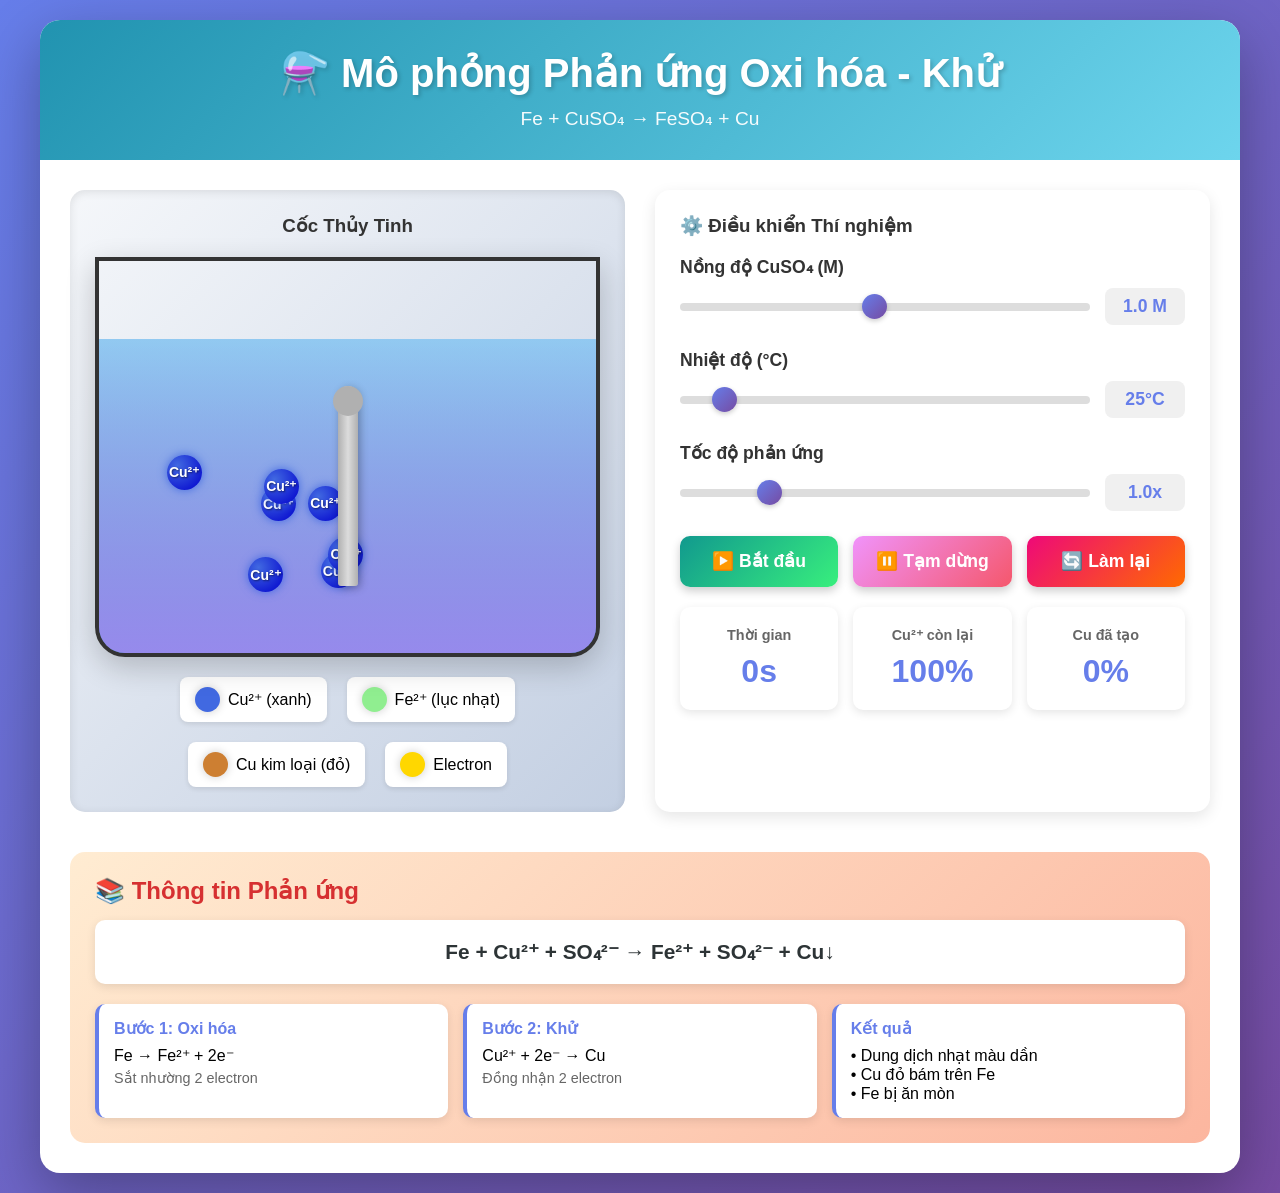
<file: test.html>
<!-- @format -->

<!DOCTYPE html>
<html lang="vi">
  <head>
    <meta charset="UTF-8" />
    <meta name="viewport" content="width=device-width, initial-scale=1.0" />
    <title>Mô phỏng Phản ứng Oxi hóa - Khử</title>
    <style>
      * {
        margin: 0;
        padding: 0;
        box-sizing: border-box;
      }

      body {
        font-family: "Segoe UI", Tahoma, Geneva, Verdana, sans-serif;
        background: linear-gradient(135deg, #667eea 0%, #764ba2 100%);
        min-height: 100vh;
        padding: 20px;
      }

      .container {
        max-width: 1200px;
        margin: 0 auto;
        background: white;
        border-radius: 20px;
        box-shadow: 0 20px 60px rgba(0, 0, 0, 0.3);
        overflow: hidden;
      }

      .header {
        background: linear-gradient(135deg, #2193b0 0%, #6dd5ed 100%);
        color: white;
        padding: 30px;
        text-align: center;
      }

      .header h1 {
        font-size: 2.5em;
        margin-bottom: 10px;
        text-shadow: 2px 2px 4px rgba(0, 0, 0, 0.2);
      }

      .header p {
        font-size: 1.2em;
        opacity: 0.95;
      }

      .main-content {
        display: grid;
        grid-template-columns: 1fr 1fr;
        gap: 30px;
        padding: 30px;
      }

      .simulation-area {
        background: linear-gradient(135deg, #f5f7fa 0%, #c3cfe2 100%);
        border-radius: 15px;
        padding: 25px;
        box-shadow: inset 0 2px 10px rgba(0, 0, 0, 0.1);
      }

      .beaker {
        position: relative;
        width: 100%;
        height: 400px;
        background: linear-gradient(
          to bottom,
          transparent 0%,
          transparent 20%,
          #87ceeb 20%,
          #4682b4 100%
        );
        border: 4px solid #333;
        border-radius: 0 0 30px 30px;
        margin: 20px 0;
        overflow: hidden;
        box-shadow: 0 10px 30px rgba(0, 0, 0, 0.2);
      }

      .solution {
        position: absolute;
        bottom: 0;
        width: 100%;
        height: 80%;
        transition: background-color 0.5s ease;
        display: flex;
        align-items: center;
        justify-content: center;
        overflow: hidden;
      }

      .iron-nail {
        position: absolute;
        left: 50%;
        transform: translateX(-50%);
        width: 20px;
        height: 200px;
        background: linear-gradient(
          90deg,
          #b0b0b0 0%,
          #dcdcdc 50%,
          #b0b0b0 100%
        );
        border-radius: 10px 10px 3px 3px;
        top: 15%;
        z-index: 10;
        box-shadow: 2px 2px 8px rgba(0, 0, 0, 0.3);
        transition: background 1s ease;
      }

      .iron-nail::before {
        content: "";
        position: absolute;
        top: 0;
        left: 50%;
        transform: translateX(-50%);
        width: 30px;
        height: 30px;
        background: #b0b0b0;
        border-radius: 50%;
      }

      .electron {
        position: absolute;
        width: 12px;
        height: 12px;
        background: #ffd700;
        border-radius: 50%;
        box-shadow: 0 0 15px #ffd700, 0 0 30px #ffd700;
        animation: float 2s infinite ease-in-out;
      }

      @keyframes float {
        0%,
        100% {
          transform: translateY(0px);
        }
        50% {
          transform: translateY(-20px);
        }
      }

      .ion {
        position: absolute;
        border-radius: 50%;
        font-size: 14px;
        font-weight: bold;
        color: white;
        display: flex;
        align-items: center;
        justify-content: center;
        text-shadow: 1px 1px 2px rgba(0, 0, 0, 0.5);
        animation: drift 4s infinite ease-in-out;
      }

      @keyframes drift {
        0%,
        100% {
          transform: translate(0, 0);
        }
        25% {
          transform: translate(10px, -10px);
        }
        50% {
          transform: translate(-5px, 10px);
        }
        75% {
          transform: translate(-10px, -5px);
        }
      }

      .cu-ion {
        width: 35px;
        height: 35px;
        background: radial-gradient(circle at 30% 30%, #4169e1, #0000cd);
        box-shadow: 0 0 10px #4169e1;
      }

      .fe-ion {
        width: 30px;
        height: 30px;
        background: radial-gradient(circle at 30% 30%, #90ee90, #228b22);
        box-shadow: 0 0 10px #90ee90;
      }

      .cu-deposit {
        position: absolute;
        background: radial-gradient(circle at 30% 30%, #cd7f32, #8b4513);
        border-radius: 50%;
        animation: deposit 2s ease-out forwards;
      }

      @keyframes deposit {
        from {
          opacity: 0;
          transform: scale(0);
        }
        to {
          opacity: 1;
          transform: scale(1);
        }
      }

      .controls {
        background: white;
        border-radius: 15px;
        padding: 25px;
        box-shadow: 0 5px 15px rgba(0, 0, 0, 0.1);
      }

      .control-group {
        margin-bottom: 25px;
      }

      .control-group label {
        display: block;
        font-weight: 600;
        margin-bottom: 10px;
        color: #333;
        font-size: 1.1em;
      }

      .slider-container {
        display: flex;
        align-items: center;
        gap: 15px;
      }

      input[type="range"] {
        flex: 1;
        height: 8px;
        border-radius: 5px;
        background: #ddd;
        outline: none;
        -webkit-appearance: none;
      }

      input[type="range"]::-webkit-slider-thumb {
        -webkit-appearance: none;
        appearance: none;
        width: 25px;
        height: 25px;
        border-radius: 50%;
        background: linear-gradient(135deg, #667eea 0%, #764ba2 100%);
        cursor: pointer;
        box-shadow: 0 2px 5px rgba(0, 0, 0, 0.2);
      }

      input[type="range"]::-moz-range-thumb {
        width: 25px;
        height: 25px;
        border-radius: 50%;
        background: linear-gradient(135deg, #667eea 0%, #764ba2 100%);
        cursor: pointer;
        box-shadow: 0 2px 5px rgba(0, 0, 0, 0.2);
        border: none;
      }

      .value-display {
        min-width: 80px;
        text-align: center;
        font-weight: 600;
        font-size: 1.1em;
        color: #667eea;
        background: #f0f0f0;
        padding: 8px 15px;
        border-radius: 8px;
      }

      .button-group {
        display: flex;
        gap: 15px;
        margin-top: 20px;
      }

      button {
        flex: 1;
        padding: 15px;
        border: none;
        border-radius: 10px;
        font-size: 1.1em;
        font-weight: 600;
        cursor: pointer;
        transition: all 0.3s ease;
        box-shadow: 0 4px 10px rgba(0, 0, 0, 0.2);
      }

      .start-btn {
        background: linear-gradient(135deg, #11998e 0%, #38ef7d 100%);
        color: white;
      }

      .start-btn:hover {
        transform: translateY(-2px);
        box-shadow: 0 6px 15px rgba(0, 0, 0, 0.3);
      }

      .reset-btn {
        background: linear-gradient(135deg, #ee0979 0%, #ff6a00 100%);
        color: white;
      }

      .reset-btn:hover {
        transform: translateY(-2px);
        box-shadow: 0 6px 15px rgba(0, 0, 0, 0.3);
      }

      .pause-btn {
        background: linear-gradient(135deg, #f093fb 0%, #f5576c 100%);
        color: white;
      }

      .pause-btn:hover {
        transform: translateY(-2px);
        box-shadow: 0 6px 15px rgba(0, 0, 0, 0.3);
      }

      .info-panel {
        grid-column: 1 / -1;
        background: linear-gradient(135deg, #ffecd2 0%, #fcb69f 100%);
        border-radius: 15px;
        padding: 25px;
        margin-top: 10px;
      }

      .info-panel h3 {
        color: #d63031;
        margin-bottom: 15px;
        font-size: 1.5em;
      }

      .equation {
        background: white;
        padding: 20px;
        border-radius: 10px;
        margin: 15px 0;
        font-size: 1.3em;
        text-align: center;
        font-weight: 600;
        color: #2d3436;
        box-shadow: 0 3px 10px rgba(0, 0, 0, 0.1);
      }

      .steps {
        display: grid;
        grid-template-columns: repeat(auto-fit, minmax(250px, 1fr));
        gap: 15px;
        margin-top: 20px;
      }

      .step {
        background: white;
        padding: 15px;
        border-radius: 10px;
        border-left: 4px solid #667eea;
        box-shadow: 0 3px 10px rgba(0, 0, 0, 0.1);
      }

      .step h4 {
        color: #667eea;
        margin-bottom: 8px;
      }

      .stats {
        display: grid;
        grid-template-columns: repeat(3, 1fr);
        gap: 15px;
        margin-top: 20px;
      }

      .stat-card {
        background: white;
        padding: 20px;
        border-radius: 10px;
        text-align: center;
        box-shadow: 0 3px 10px rgba(0, 0, 0, 0.1);
      }

      .stat-card h4 {
        color: #666;
        font-size: 0.9em;
        margin-bottom: 10px;
      }

      .stat-card .value {
        font-size: 2em;
        font-weight: bold;
        color: #667eea;
      }

      .legend {
        display: flex;
        gap: 20px;
        margin-top: 15px;
        flex-wrap: wrap;
        justify-content: center;
      }

      .legend-item {
        display: flex;
        align-items: center;
        gap: 8px;
        background: white;
        padding: 10px 15px;
        border-radius: 8px;
        box-shadow: 0 2px 5px rgba(0, 0, 0, 0.1);
      }

      .legend-color {
        width: 25px;
        height: 25px;
        border-radius: 50%;
        box-shadow: 0 0 10px rgba(0, 0, 0, 0.2);
      }

      @media (max-width: 768px) {
        .main-content {
          grid-template-columns: 1fr;
        }

        .stats {
          grid-template-columns: 1fr;
        }
      }
    </style>
  </head>
  <body>
    <div class="container">
      <div class="header">
        <h1>⚗️ Mô phỏng Phản ứng Oxi hóa - Khử</h1>
        <p>Fe + CuSO₄ → FeSO₄ + Cu</p>
      </div>

      <div class="main-content">
        <div class="simulation-area">
          <h3 style="text-align: center; color: #333; margin-bottom: 15px">
            Cốc Thủy Tinh
          </h3>
          <div class="beaker">
            <div class="solution" id="solution">
              <div class="iron-nail" id="ironNail"></div>
            </div>
          </div>
          <div class="legend">
            <div class="legend-item">
              <div class="legend-color" style="background: #4169e1"></div>
              <span>Cu²⁺ (xanh)</span>
            </div>
            <div class="legend-item">
              <div class="legend-color" style="background: #90ee90"></div>
              <span>Fe²⁺ (lục nhạt)</span>
            </div>
            <div class="legend-item">
              <div class="legend-color" style="background: #cd7f32"></div>
              <span>Cu kim loại (đỏ)</span>
            </div>
            <div class="legend-item">
              <div class="legend-color" style="background: #ffd700"></div>
              <span>Electron</span>
            </div>
          </div>
        </div>

        <div class="controls">
          <h3 style="margin-bottom: 20px; color: #333">
            ⚙️ Điều khiển Thí nghiệm
          </h3>

          <div class="control-group">
            <label>Nồng độ CuSO₄ (M)</label>
            <div class="slider-container">
              <input
                type="range"
                id="concentration"
                min="0.1"
                max="2"
                step="0.1"
                value="1" />
              <span class="value-display" id="concValue">1.0 M</span>
            </div>
          </div>

          <div class="control-group">
            <label>Nhiệt độ (°C)</label>
            <div class="slider-container">
              <input
                type="range"
                id="temperature"
                min="20"
                max="80"
                step="5"
                value="25" />
              <span class="value-display" id="tempValue">25°C</span>
            </div>
          </div>

          <div class="control-group">
            <label>Tốc độ phản ứng</label>
            <div class="slider-container">
              <input
                type="range"
                id="speed"
                min="0.5"
                max="3"
                step="0.5"
                value="1" />
              <span class="value-display" id="speedValue">1.0x</span>
            </div>
          </div>

          <div class="button-group">
            <button class="start-btn" onclick="startReaction()">
              ▶️ Bắt đầu
            </button>
            <button class="pause-btn" onclick="pauseReaction()">
              ⏸️ Tạm dừng
            </button>
            <button class="reset-btn" onclick="resetReaction()">
              🔄 Làm lại
            </button>
          </div>

          <div class="stats">
            <div class="stat-card">
              <h4>Thời gian</h4>
              <div class="value" id="timeValue">0s</div>
            </div>
            <div class="stat-card">
              <h4>Cu²⁺ còn lại</h4>
              <div class="value" id="cuIons">100%</div>
            </div>
            <div class="stat-card">
              <h4>Cu đã tạo</h4>
              <div class="value" id="cuDeposit">0%</div>
            </div>
          </div>
        </div>

        <div class="info-panel">
          <h3>📚 Thông tin Phản ứng</h3>
          <div class="equation">Fe + Cu²⁺ + SO₄²⁻ → Fe²⁺ + SO₄²⁻ + Cu↓</div>
          <div class="steps">
            <div class="step">
              <h4>Bước 1: Oxi hóa</h4>
              <p>Fe → Fe²⁺ + 2e⁻</p>
              <p style="font-size: 0.9em; color: #666; margin-top: 5px">
                Sắt nhường 2 electron
              </p>
            </div>
            <div class="step">
              <h4>Bước 2: Khử</h4>
              <p>Cu²⁺ + 2e⁻ → Cu</p>
              <p style="font-size: 0.9em; color: #666; margin-top: 5px">
                Đồng nhận 2 electron
              </p>
            </div>
            <div class="step">
              <h4>Kết quả</h4>
              <p>• Dung dịch nhạt màu dần</p>
              <p>• Cu đỏ bám trên Fe</p>
              <p>• Fe bị ăn mòn</p>
            </div>
          </div>
        </div>
      </div>
    </div>

    <script>
      let animationInterval;
      let isPaused = false;
      let elapsedTime = 0;
      let cuPercentage = 100;
      let cuDepositPercentage = 0;
      let electronCount = 0;
      let ionCount = 0;

      const solution = document.getElementById("solution");
      const ironNail = document.getElementById("ironNail");
      const concSlider = document.getElementById("concentration");
      const tempSlider = document.getElementById("temperature");
      const speedSlider = document.getElementById("speed");

      // Cập nhật giá trị hiển thị
      concSlider.oninput = function () {
        document.getElementById("concValue").textContent = this.value + " M";
        updateSolutionColor();
      };

      tempSlider.oninput = function () {
        document.getElementById("tempValue").textContent = this.value + "°C";
      };

      speedSlider.oninput = function () {
        document.getElementById("speedValue").textContent = this.value + "x";
      };

      function updateSolutionColor() {
        const conc = parseFloat(concSlider.value);
        const progress = cuPercentage / 100;

        // Tính màu dựa trên nồng độ Cu²⁺ còn lại
        const blueIntensity = Math.floor(70 + progress * conc * 100);
        const greenIntensity = Math.floor(140 + (1 - progress) * 100);

        solution.style.background = `linear-gradient(to bottom, 
                rgba(${blueIntensity}, ${greenIntensity + 50}, ${
          blueIntensity + 100
        }, 0.3) 0%, 
                rgba(${blueIntensity}, ${greenIntensity}, ${
          blueIntensity + 80
        }, 0.8) 100%)`;

        // Cập nhật màu đinh sắt (từ xám sang nâu do ăn mòn)
        const corrosion = 1 - progress;
        ironNail.style.background = `linear-gradient(90deg, 
                rgb(${176 - corrosion * 50}, ${176 - corrosion * 50}, ${
          176 - corrosion * 50
        }) 0%, 
                rgb(${220 - corrosion * 80}, ${220 - corrosion * 100}, ${
          220 - corrosion * 120
        }) 50%, 
                rgb(${176 - corrosion * 50}, ${176 - corrosion * 50}, ${
          176 - corrosion * 50
        }) 100%)`;
      }

      function createElectron() {
        if (electronCount >= 20) return; // Giới hạn số electron

        const electron = document.createElement("div");
        electron.className = "electron";

        // Vị trí bắt đầu từ đinh sắt
        const startX = 50;
        const startY = 30 + Math.random() * 40;
        electron.style.left = startX + "%";
        electron.style.top = startY + "%";

        solution.appendChild(electron);
        electronCount++;

        // Di chuyển electron
        let x = startX;
        let y = startY;
        const targetX = Math.random() * 80 + 10;
        const targetY = Math.random() * 60 + 20;
        const speed = parseFloat(speedSlider.value);

        const moveInterval = setInterval(() => {
          if (isPaused) return;

          x += (targetX - x) * 0.05 * speed;
          y += (targetY - y) * 0.05 * speed;
          electron.style.left = x + "%";
          electron.style.top = y + "%";

          if (Math.abs(x - targetX) < 1 && Math.abs(y - targetY) < 1) {
            clearInterval(moveInterval);
            electron.remove();
            electronCount--;
            createCuDeposit(targetX, targetY);
          }
        }, 50);
      }

      function createIon(type) {
        if (ionCount >= 50) {
          // Giới hạn số ion
          // Xóa ion cũ
          const oldIons = solution.querySelectorAll(".ion");
          if (oldIons.length > 0) {
            oldIons[0].remove();
            ionCount--;
          }
        }

        const ion = document.createElement("div");
        ion.className = `ion ${type}-ion`;
        ion.textContent = type === "cu" ? "Cu²⁺" : "Fe²⁺";

        ion.style.left = Math.random() * 80 + 10 + "%";
        ion.style.top = Math.random() * 60 + 20 + "%";
        ion.style.animationDelay = Math.random() * 2 + "s";

        solution.appendChild(ion);
        ionCount++;

        // Xóa ion sau một thời gian
        setTimeout(() => {
          if (ion.parentNode) {
            ion.remove();
            ionCount--;
          }
        }, 8000);
      }

      function createCuDeposit(x, y) {
        const deposit = document.createElement("div");
        deposit.className = "cu-deposit";

        const size = 5 + Math.random() * 10;
        deposit.style.width = size + "px";
        deposit.style.height = size + "px";
        deposit.style.left = 48 + Math.random() * 4 + "%";
        deposit.style.top = 30 + Math.random() * 50 + "%";

        solution.appendChild(deposit);
      }

      function startReaction() {
        if (animationInterval) return;

        isPaused = false;
        const speed = parseFloat(speedSlider.value);
        const temp = parseFloat(tempSlider.value);
        const conc = parseFloat(concSlider.value);

        // Tốc độ phản ứng phụ thuộc vào nhiệt độ và nồng độ
        const reactionRate = speed * (1 + (temp - 25) / 100) * conc;

        animationInterval = setInterval(() => {
          if (isPaused) return;

          elapsedTime += 0.1;
          document.getElementById("timeValue").textContent =
            elapsedTime.toFixed(1) + "s";

          // Giảm Cu²⁺ và tăng Cu kim loại
          if (cuPercentage > 0) {
            cuPercentage -= 0.5 * reactionRate;
            cuDepositPercentage += 0.5 * reactionRate;

            if (cuPercentage < 0) cuPercentage = 0;
            if (cuDepositPercentage > 100) cuDepositPercentage = 100;

            document.getElementById("cuIons").textContent =
              cuPercentage.toFixed(1) + "%";
            document.getElementById("cuDeposit").textContent =
              cuDepositPercentage.toFixed(1) + "%";

            updateSolutionColor();

            // Tạo hiệu ứng ngẫu nhiên
            if (Math.random() < 0.3 * reactionRate) {
              createElectron();
            }

            if (Math.random() < 0.2 * reactionRate) {
              createIon("cu");
            }

            if (Math.random() < 0.15 * reactionRate) {
              createIon("fe");
            }
          } else {
            clearInterval(animationInterval);
            animationInterval = null;
            alert(
              "Phản ứng hoàn tất! Tất cả Cu²⁺ đã được khử thành Cu kim loại."
            );
          }
        }, 100);
      }

      function pauseReaction() {
        isPaused = !isPaused;
        document.querySelector(".pause-btn").textContent = isPaused
          ? "▶️ Tiếp tục"
          : "⏸️ Tạm dừng";
      }

      function resetReaction() {
        if (animationInterval) {
          clearInterval(animationInterval);
          animationInterval = null;
        }

        isPaused = false;
        elapsedTime = 0;
        cuPercentage = 100;
        cuDepositPercentage = 0;
        electronCount = 0;
        ionCount = 0;

        document.getElementById("timeValue").textContent = "0s";
        document.getElementById("cuIons").textContent = "100%";
        document.getElementById("cuDeposit").textContent = "0%";
        document.querySelector(".pause-btn").textContent = "⏸️ Tạm dừng";

        // Xóa tất cả các hiệu ứng
        solution
          .querySelectorAll(".electron, .ion, .cu-deposit")
          .forEach((el) => el.remove());

        // Reset màu sắc
        updateSolutionColor();
        ironNail.style.background =
          "linear-gradient(90deg, #B0B0B0 0%, #DCDCDC 50%, #B0B0B0 100%)";
      }

      // Khởi tạo màu ban đầu
      updateSolutionColor();

      // Tạo một số ion Cu²⁺ ban đầu
      for (let i = 0; i < 15; i++) {
        setTimeout(() => createIon("cu"), i * 200);
      }
    </script>
  </body>
</html>
</file>
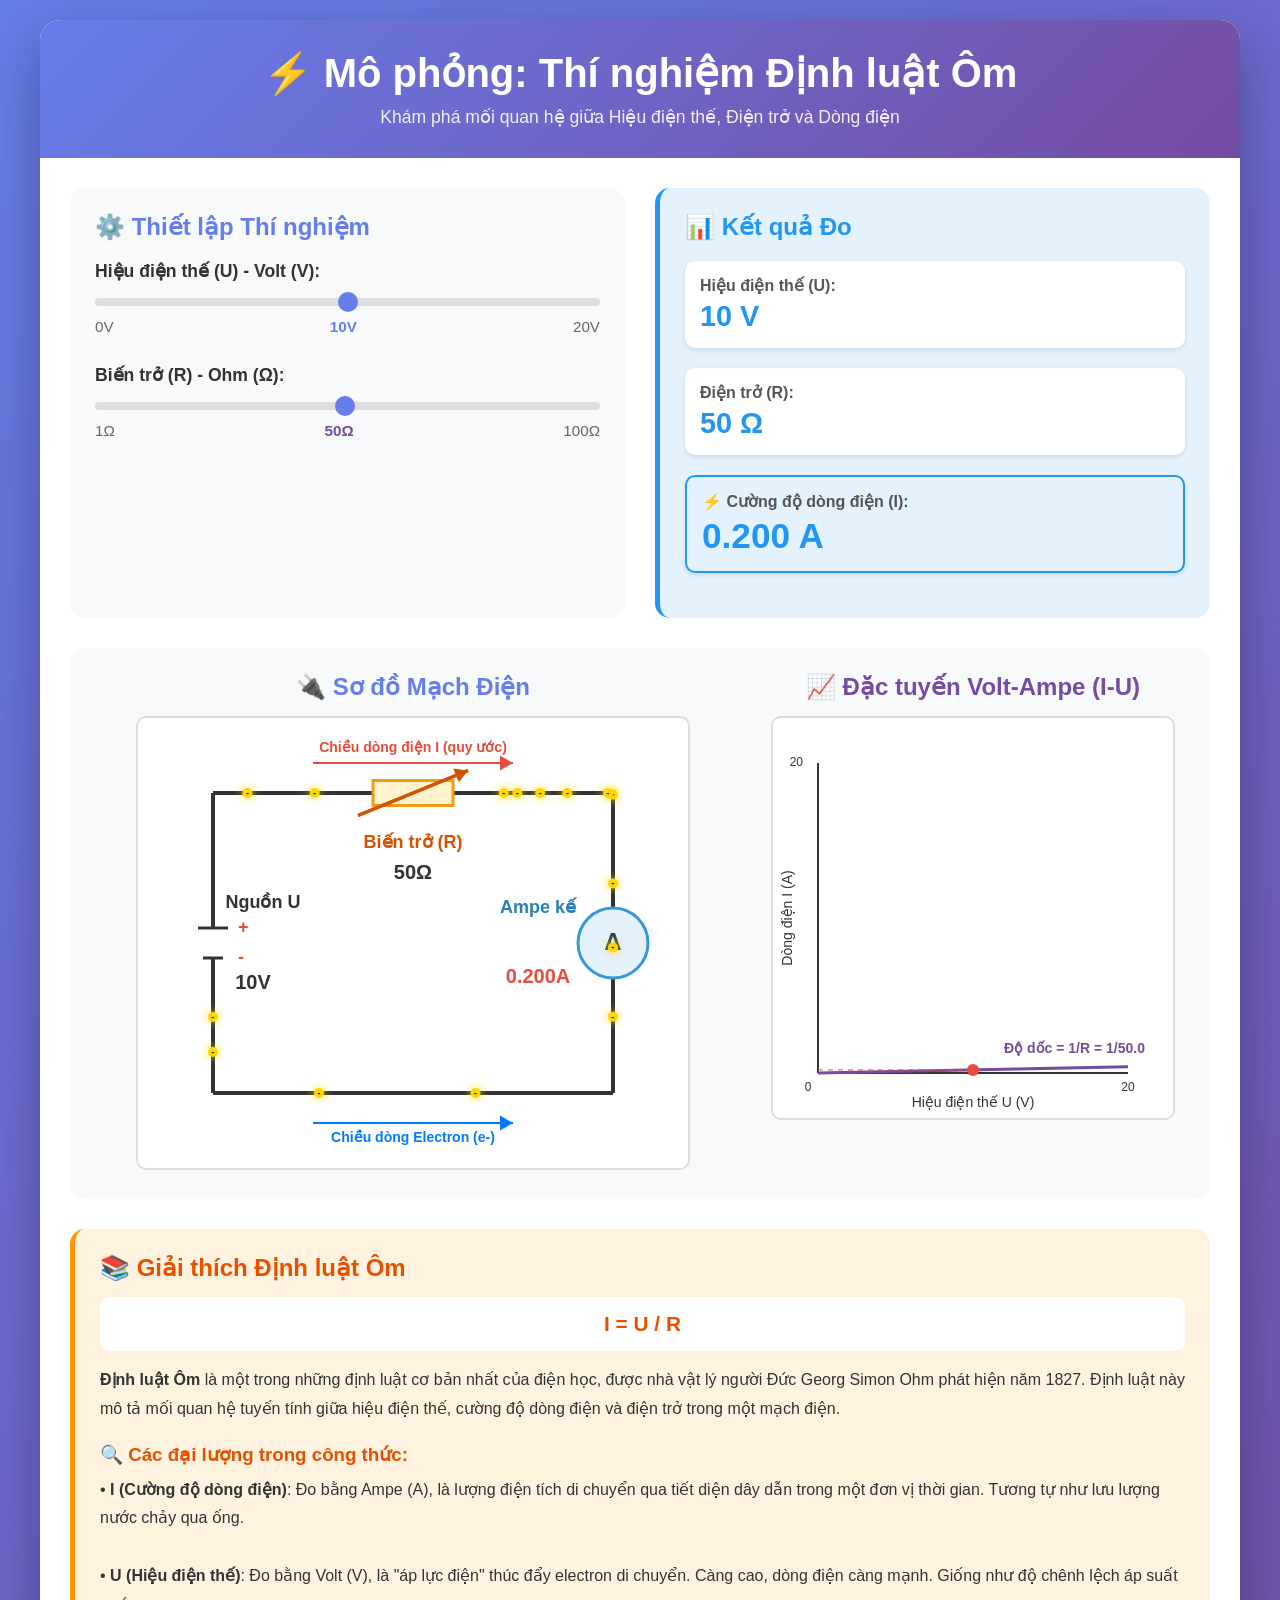
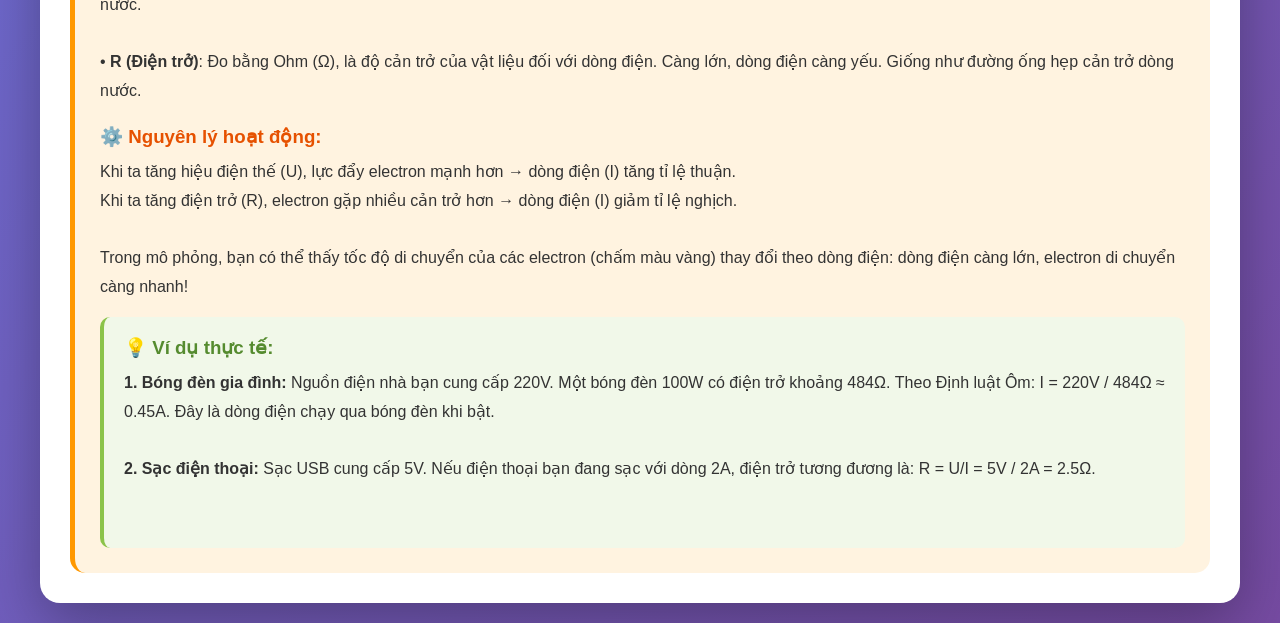
<file: page/ohm.html>
<!-- @format -->

<!DOCTYPE html>
<html lang="vi">
  <head>
    <meta charset="UTF-8" />
    <meta name="viewport" content="width=device-width, initial-scale=1.0" />
    <title>Mô phỏng: Định luật Ôm</title>
    <style>
      /* CSS không thay đổi, giữ nguyên như trước */
      * {
        margin: 0;
        padding: 0;
        box-sizing: border-box;
      }
      body {
        font-family: "Segoe UI", Tahoma, Geneva, Verdana, sans-serif;
        background: linear-gradient(135deg, #667eea 0%, #764ba2 100%);
        min-height: 100vh;
        padding: 20px;
      }
      .container {
        max-width: 1200px;
        margin: 0 auto;
        background: white;
        border-radius: 20px;
        box-shadow: 0 20px 60px rgba(0, 0, 0, 0.3);
        overflow: hidden;
      }
      header {
        background: linear-gradient(135deg, #667eea 0%, #764ba2 100%);
        color: white;
        padding: 30px;
        text-align: center;
      }
      h1 {
        font-size: 2.5em;
        margin-bottom: 10px;
      }
      .subtitle {
        font-size: 1.1em;
        opacity: 0.9;
      }
      .content {
        display: grid;
        grid-template-columns: 1fr 1fr;
        gap: 30px;
        padding: 30px;
      }
      .controls {
        background: #f8f9fa;
        padding: 25px;
        border-radius: 15px;
      }
      .control-group {
        margin-bottom: 30px;
      }
      .control-group label {
        display: block;
        font-weight: 600;
        margin-bottom: 10px;
        color: #333;
        font-size: 1.1em;
      }
      input[type="range"] {
        width: 100%;
        height: 8px;
        border-radius: 5px;
        background: #ddd;
        outline: none;
        -webkit-appearance: none;
      }
      input[type="range"]::-webkit-slider-thumb {
        -webkit-appearance: none;
        appearance: none;
        width: 20px;
        height: 20px;
        border-radius: 50%;
        background: #667eea;
        cursor: pointer;
        transition: all 0.3s;
      }
      input[type="range"]::-webkit-slider-thumb:hover {
        background: #764ba2;
        transform: scale(1.2);
      }
      .value-display {
        display: flex;
        justify-content: space-between;
        margin-top: 8px;
        font-size: 0.95em;
        color: #666;
      }
      .results {
        background: #e3f2fd;
        padding: 25px;
        border-radius: 15px;
        border-left: 5px solid #2196f3;
      }
      .result-item {
        margin-bottom: 20px;
        padding: 15px;
        background: white;
        border-radius: 10px;
        box-shadow: 0 2px 5px rgba(0, 0, 0, 0.1);
      }
      .result-label {
        font-weight: 600;
        color: #555;
        margin-bottom: 5px;
      }
      .result-value {
        font-size: 1.8em;
        color: #2196f3;
        font-weight: bold;
      }
      .diagram-grid {
        grid-column: 1 / -1;
        display: grid;
        grid-template-columns: 3fr 2fr;
        gap: 30px;
        background: #f8f9fa;
        padding: 25px;
        border-radius: 15px;
      }
      .circuit-container {
        text-align: center;
      }
      .graph-container {
        text-align: center;
      }
      canvas {
        border: 2px solid #ddd;
        border-radius: 10px;
        background: white;
        max-width: 100%;
      }
      .explanation {
        grid-column: 1 / -1;
        background: #fff3e0;
        padding: 25px;
        border-radius: 15px;
        border-left: 5px solid #ff9800;
      }
      .explanation h2 {
        color: #e65100;
        margin-bottom: 15px;
      }
      .explanation p {
        line-height: 1.8;
        color: #333;
        margin-bottom: 15px;
      }
      .formula {
        background: white;
        padding: 15px;
        border-radius: 10px;
        text-align: center;
        font-size: 1.3em;
        font-weight: bold;
        color: #e65100;
        margin: 15px 0;
      }
      .example {
        background: #f1f8e9;
        padding: 20px;
        border-radius: 10px;
        margin-top: 15px;
        border-left: 4px solid #8bc34a;
      }
      .example h3 {
        color: #558b2f;
        margin-bottom: 10px;
      }
      @media (max-width: 992px) {
        .diagram-grid {
          grid-template-columns: 1fr;
        }
      }
      @media (max-width: 768px) {
        .content {
          grid-template-columns: 1fr;
        }
        h1 {
          font-size: 1.8em;
        }
      }
    </style>
  </head>
  <body>
    <div class="container">
      <header>
        <h1>⚡ Mô phỏng: Thí nghiệm Định luật Ôm</h1>
        <p class="subtitle">
          Khám phá mối quan hệ giữa Hiệu điện thế, Điện trở và Dòng điện
        </p>
      </header>

      <div class="content">
        <div class="controls">
          <h2 style="margin-bottom: 20px; color: #667eea">
            ⚙️ Thiết lập Thí nghiệm
          </h2>

          <div class="control-group">
            <label for="voltage">Hiệu điện thế (U) - Volt (V):</label>
            <input
              type="range"
              id="voltage"
              min="0"
              max="20"
              value="10"
              step="0.5" />
            <div class="value-display">
              <span>0V</span>
              <span id="voltageValue" style="font-weight: bold; color: #667eea"
                >10V</span
              >
              <span>20V</span>
            </div>
          </div>

          <div class="control-group">
            <label for="resistance">Biến trở (R) - Ohm (Ω):</label>
            <input
              type="range"
              id="resistance"
              min="1"
              max="100"
              value="50"
              step="1" />
            <div class="value-display">
              <span>1Ω</span>
              <span
                id="resistanceValue"
                style="font-weight: bold; color: #764ba2"
                >50Ω</span
              >
              <span>100Ω</span>
            </div>
          </div>
        </div>

        <div class="results">
          <h2 style="margin-bottom: 20px; color: #2196f3">📊 Kết quả Đo</h2>

          <div class="result-item">
            <div class="result-label">Hiệu điện thế (U):</div>
            <div class="result-value"><span id="displayU">10</span> V</div>
          </div>

          <div class="result-item">
            <div class="result-label">Điện trở (R):</div>
            <div class="result-value"><span id="displayR">50</span> Ω</div>
          </div>

          <div
            class="result-item"
            style="background: #e3f2fd; border: 2px solid #2196f3">
            <div class="result-label">⚡ Cường độ dòng điện (I):</div>
            <div class="result-value" style="font-size: 2.2em">
              <span id="displayI">0.20</span> A
            </div>
          </div>
        </div>

        <div class="diagram-grid">
          <div class="circuit-container">
            <h2 style="margin-bottom: 15px; color: #667eea">
              🔌 Sơ đồ Mạch Điện
            </h2>
            <canvas id="circuitCanvas" width="550" height="450"></canvas>
          </div>

          <div class="graph-container">
            <h2 style="margin-bottom: 15px; color: #764ba2">
              📈 Đặc tuyến Volt-Ampe (I-U)
            </h2>
            <canvas id="vaGraphCanvas" width="400" height="400"></canvas>
          </div>
        </div>

        <div class="explanation">
          <h2>📚 Giải thích Định luật Ôm</h2>

          <div class="formula">I = U / R</div>

          <p>
            <strong>Định luật Ôm</strong> là một trong những định luật cơ bản
            nhất của điện học, được nhà vật lý người Đức Georg Simon Ohm phát
            hiện năm 1827. Định luật này mô tả mối quan hệ tuyến tính giữa hiệu
            điện thế, cường độ dòng điện và điện trở trong một mạch điện.
          </p>

          <h3 style="color: #e65100; margin-top: 20px; margin-bottom: 10px">
            🔍 Các đại lượng trong công thức:
          </h3>
          <p>
            • <strong>I (Cường độ dòng điện)</strong>: Đo bằng Ampe (A), là
            lượng điện tích di chuyển qua tiết diện dây dẫn trong một đơn vị
            thời gian. Tương tự như lưu lượng nước chảy qua ống.<br /><br />
            • <strong>U (Hiệu điện thế)</strong>: Đo bằng Volt (V), là "áp lực
            điện" thúc đẩy electron di chuyển. Càng cao, dòng điện càng mạnh.
            Giống như độ chênh lệch áp suất nước.<br /><br />
            • <strong>R (Điện trở)</strong>: Đo bằng Ohm (Ω), là độ cản trở của
            vật liệu đối với dòng điện. Càng lớn, dòng điện càng yếu. Giống như
            đường ống hẹp cản trở dòng nước.
          </p>

          <h3 style="color: #e65100; margin-top: 20px; margin-bottom: 10px">
            ⚙️ Nguyên lý hoạt động:
          </h3>
          <p>
            Khi ta tăng hiệu điện thế (U), lực đẩy electron mạnh hơn → dòng điện
            (I) tăng tỉ lệ thuận.<br />
            Khi ta tăng điện trở (R), electron gặp nhiều cản trở hơn → dòng điện
            (I) giảm tỉ lệ nghịch.<br /><br />
            Trong mô phỏng, bạn có thể thấy tốc độ di chuyển của các electron
            (chấm màu vàng) thay đổi theo dòng điện: dòng điện càng lớn,
            electron di chuyển càng nhanh!
          </p>

          <div class="example">
            <h3>💡 Ví dụ thực tế:</h3>
            <p>
              <strong>1. Bóng đèn gia đình:</strong> Nguồn điện nhà bạn cung cấp
              220V. Một bóng đèn 100W có điện trở khoảng 484Ω. Theo Định luật
              Ôm: I = 220V / 484Ω ≈ 0.45A. Đây là dòng điện chạy qua bóng đèn
              khi bật.<br /><br />

              <strong>2. Sạc điện thoại:</strong> Sạc USB cung cấp 5V. Nếu điện
              thoại bạn đang sạc với dòng 2A, điện trở tương đương là: R = U/I =
              5V / 2A = 2.5Ω.<br /><br />
            </p>
          </div>
        </div>
      </div>
    </div>

    <script>
      // Lấy các phần tử HTML
      const voltageSlider = document.getElementById("voltage");
      const resistanceSlider = document.getElementById("resistance");
      const voltageValue = document.getElementById("voltageValue");
      const resistanceValue = document.getElementById("resistanceValue");
      const displayU = document.getElementById("displayU");
      const displayR = document.getElementById("displayR");
      const displayI = document.getElementById("displayI");

      // Canvas Mạch điện
      const canvas = document.getElementById("circuitCanvas");
      const ctx = canvas.getContext("2d");

      // Canvas Đồ thị V-A
      const vaGraphCanvas = document.getElementById("vaGraphCanvas");
      const graphCtx = vaGraphCanvas.getContext("2d");

      let electrons = [];
      const numElectrons = 15;

      function initElectrons() {
        electrons = [];
        for (let i = 0; i < numElectrons; i++) {
          electrons.push({
            position: Math.random() * 100,
            speed: 0,
          });
        }
      }

      function calculateCurrent() {
        const U = parseFloat(voltageSlider.value);
        const R = parseFloat(resistanceSlider.value);
        const I = U / R;

        voltageValue.textContent = U + "V";
        resistanceValue.textContent = R + "Ω";
        displayU.textContent = U;
        displayR.textContent = R;
        displayI.textContent = I.toFixed(3);

        const baseSpeed = 0.5;
        const electronSpeed = baseSpeed * I * 5;
        electrons.forEach(e => (e.speed = electronSpeed));

        drawVAGraph();
        return I;
      }

      // === HÀM VẼ MẠCH ĐIỆN (SỬA LOGIC VẼ HOÀN TOÀN) ===
      function drawCircuit() {
        ctx.clearRect(0, 0, canvas.width, canvas.height);

        const centerX = canvas.width / 2;
        const centerY = canvas.height / 2;
        const circuitWidth = 400;
        const circuitHeight = 300;

        const left = centerX - circuitWidth / 2;
        const right = centerX + circuitWidth / 2;
        const top = centerY - circuitHeight / 2;
        const bottom = centerY + circuitHeight / 2;

        // Tọa độ các điểm ngắt
        const resistorWidth = 80;
        const ammeterRadius = 35;
        const plateGap = 30; // Khoảng cách 2 vạch nguồn

        // Vẽ 4 đoạn dây chính (chừa 3 chỗ trống)
        ctx.strokeStyle = "#333";
        ctx.lineWidth = 4;

        // 1. Dây trên (chừa chỗ cho biến trở)
        ctx.beginPath();
        ctx.moveTo(left, top);
        ctx.lineTo(centerX - resistorWidth / 2, top);
        ctx.stroke();
        ctx.beginPath();
        ctx.moveTo(centerX + resistorWidth / 2, top);
        ctx.lineTo(right, top);
        ctx.stroke();

        // 2. Dây phải (chừa chỗ cho ampe kế)
        ctx.beginPath();
        ctx.moveTo(right, top);
        ctx.lineTo(right, centerY - ammeterRadius);
        ctx.stroke();
        ctx.beginPath();
        ctx.moveTo(right, centerY + ammeterRadius);
        ctx.lineTo(right, bottom);
        ctx.stroke();

        // 3. Dây dưới (liền mạch)
        ctx.beginPath();
        ctx.moveTo(right, bottom);
        ctx.lineTo(left, bottom);
        ctx.stroke();

        // 4. Dây trái (chừa chỗ cho nguồn)
        ctx.beginPath();
        ctx.moveTo(left, bottom);
        ctx.lineTo(left, centerY + plateGap / 2);
        ctx.stroke();
        ctx.beginPath();
        ctx.moveTo(left, top);
        ctx.lineTo(left, centerY - plateGap / 2);
        ctx.stroke();

        // === 1. VẼ NGUỒN ĐIỆN (ĐÃ SỬA KÝ HIỆU NGANG) ===
        const batteryX = left;
        const batteryY = centerY;
        const plateWidth = 30; // Chiều rộng vạch
        ctx.strokeStyle = "#333";
        ctx.lineWidth = 3;

        // Cực dương (+) (vạch dài)
        ctx.beginPath();
        ctx.moveTo(batteryX - plateWidth / 2, batteryY - plateGap / 2); // Vạch ngang dài
        ctx.lineTo(batteryX + plateWidth / 2, batteryY - plateGap / 2);
        ctx.stroke();

        // Cực âm (-) (vạch ngắn)
        ctx.beginPath();
        ctx.moveTo(batteryX - plateWidth / 2 + 5, batteryY + plateGap / 2); // Vạch ngang ngắn
        ctx.lineTo(batteryX + plateWidth / 2 - 5, batteryY + plateGap / 2);
        ctx.stroke();

        // Nhãn nguồn điện
        ctx.fillStyle = "#e74c3c";
        ctx.font = "bold 18px Arial";
        ctx.textAlign = "left";
        ctx.fillText(
          "+",
          batteryX + plateWidth / 2 + 10,
          batteryY - plateGap / 2
        );
        ctx.fillText(
          "-",
          batteryX + plateWidth / 2 + 10,
          batteryY + plateGap / 2
        );

        ctx.fillStyle = "#333";
        ctx.font = "bold 18px Arial";
        ctx.textAlign = "center";
        ctx.fillText("Nguồn U", left + 50, centerY - 40);
        ctx.font = "bold 20px Arial";
        ctx.fillText(voltageSlider.value + "V", left + 40, centerY + 40);
        // === KẾT THÚC NGUỒN ĐIỆN ===

        // === 2. VẼ BIẾN TRỞ ===
        const resistorX = centerX;
        const resistorY = top;
        const resistorHeight = 25;

        ctx.strokeStyle = "#f39c12";
        ctx.fillStyle = "#fff3cd";
        ctx.lineWidth = 3;
        ctx.fillRect(
          resistorX - resistorWidth / 2,
          resistorY - resistorHeight / 2,
          resistorWidth,
          resistorHeight
        );
        ctx.strokeRect(
          resistorX - resistorWidth / 2,
          resistorY - resistorHeight / 2,
          resistorWidth,
          resistorHeight
        );

        // Nhãn biến trở
        ctx.fillStyle = "#d35400";
        ctx.font = "bold 18px Arial";
        ctx.textAlign = "center";
        ctx.fillText("Biến trở (R)", resistorX, resistorY + 50);
        ctx.fillStyle = "#333";
        ctx.font = "bold 20px Arial";
        ctx.fillText(resistanceSlider.value + "Ω", resistorX, resistorY + 80);

        // Vẽ mũi tên chéo
        ctx.strokeStyle = "#d35400";
        ctx.fillStyle = "#d35400";
        ctx.lineWidth = 3;
        const arrowX1 = resistorX - resistorWidth / 2 - 15;
        const arrowY1 = resistorY + resistorHeight / 2 + 10;
        const arrowX2 = resistorX + resistorWidth / 2 + 15;
        const arrowY2 = resistorY - resistorHeight / 2 - 10;

        ctx.beginPath();
        ctx.moveTo(arrowX1, arrowY1);
        ctx.lineTo(arrowX2, arrowY2);
        ctx.stroke();
        drawArrow(ctx, arrowX1, arrowY1, arrowX2, arrowY2, 15);
        // === KẾT THÚC BIẾN TRỞ ===

        // === 3. VẼ AMPE KẾ ===
        const ammeterX = right;
        const ammeterY = centerY;

        ctx.strokeStyle = "#3498db";
        ctx.fillStyle = "#e3f2fd";
        ctx.lineWidth = 3;
        ctx.beginPath();
        ctx.arc(ammeterX, ammeterY, ammeterRadius, 0, Math.PI * 2);
        ctx.fill();
        ctx.stroke();

        ctx.fillStyle = "#2c3e50";
        ctx.font = "bold 24px Arial";
        ctx.textAlign = "center";
        ctx.textBaseline = "middle";
        ctx.fillText("A", ammeterX, ammeterY);

        // Nhãn ampe kế
        ctx.fillStyle = "#2980b9";
        ctx.font = "bold 18px Arial";
        ctx.textAlign = "center";
        ctx.textBaseline = "alphabetic";
        ctx.fillText("Ampe kế", ammeterX - 75, centerY - 30); // Dịch qua phải
        const current = parseFloat(displayI.textContent);
        ctx.fillStyle = "#e74c3c";
        ctx.font = "bold 20px Arial";
        ctx.fillText(current.toFixed(3) + "A", ammeterX - 75, centerY + 40); // Dịch qua phải
        // === KẾT THÚC AMPE KẾ ===

        // Vẽ electron
        drawElectrons(left, right, top, bottom, centerX, centerY);
        // Vẽ mũi tên dòng điện
        drawCurrentArrows(left, right, top, bottom, centerX);
        // Vẽ mũi tên electron
        drawElectronArrow(left, right, top, bottom, centerX);
      }
      // === KẾT THÚC HÀM VẼ MẠCH ĐIỆN ===

      function drawElectrons(left, right, top, bottom, centerX, centerY) {
        const totalPath = (right - left) * 2 + (bottom - top) * 2;

        electrons.forEach(electron => {
          electron.position -= electron.speed;
          if (electron.position < 0) electron.position = 100;

          const currentPos = (electron.position / 100) * totalPath;
          let x, y;
          const seg1 = right - left;
          const seg2 = seg1 + (bottom - top);
          const seg3 = seg2 + (right - left);

          if (currentPos < seg1) {
            x = left + currentPos;
            y = top;
          } else if (currentPos < seg2) {
            x = right;
            y = top + (currentPos - seg1);
          } else if (currentPos < seg3) {
            x = right - (currentPos - seg2);
            y = bottom;
          } else {
            x = left;
            y = bottom - (currentPos - seg3);
          }

          ctx.fillStyle = "#ffd700";
          ctx.shadowColor = "#ffd700";
          ctx.shadowBlur = 10;
          ctx.beginPath();
          ctx.arc(x, y, 5, 0, Math.PI * 2);
          ctx.fill();
          ctx.shadowBlur = 0;

          ctx.fillStyle = "#333";
          ctx.font = "bold 10px Arial";
          ctx.textAlign = "center";
          ctx.textBaseline = "middle";
          ctx.fillText("-", x, y);
        });
      }

      function drawCurrentArrows(left, right, top, bottom, centerX) {
        ctx.strokeStyle = "#e74c3c";
        ctx.fillStyle = "#e74c3c";
        ctx.lineWidth = 2;
        const arrowY = top - 30;
        drawArrow(ctx, centerX - 100, arrowY, centerX + 100, arrowY, 15);
        ctx.font = "bold 14px Arial";
        ctx.textAlign = "center";
        ctx.fillText("Chiều dòng điện I (quy ước)", centerX, arrowY - 15);
      }

      function drawElectronArrow(left, right, top, bottom, centerX) {
        ctx.strokeStyle = "#007bff";
        ctx.fillStyle = "#007bff";
        ctx.lineWidth = 2;
        const arrowY = bottom + 30;
        drawArrow(ctx, centerX - 100, arrowY, centerX + 100, arrowY, 15);
        ctx.font = "bold 14px Arial";
        ctx.textAlign = "center";
        ctx.fillText("Chiều dòng Electron (e-)", centerX, arrowY + 15);
      }

      function drawArrow(context, fromX, fromY, toX, toY, headLength) {
        const angle = Math.atan2(toY - fromY, toX - fromX);
        context.beginPath();
        context.moveTo(fromX, fromY);
        context.lineTo(toX, toY);
        context.stroke();
        context.beginPath();
        context.moveTo(toX, toY);
        context.lineTo(
          toX - headLength * Math.cos(angle - Math.PI / 6),
          toY - headLength * Math.sin(angle - Math.PI / 6)
        );
        context.lineTo(
          toX - headLength * Math.cos(angle + Math.PI / 6),
          toY - headLength * Math.sin(angle + Math.PI / 6)
        );
        context.closePath();
        context.fill();
      }

      function drawVAGraph() {
        const U = parseFloat(voltageSlider.value);
        const R = parseFloat(resistanceSlider.value);
        const I = U / R;

        const w = vaGraphCanvas.width;
        const h = vaGraphCanvas.height;
        const padding = 45;
        const maxU = 20;
        const maxI = 20;

        const getX = u_val => padding + (u_val / maxU) * (w - 2 * padding);
        const getY = i_val => h - padding - (i_val / maxI) * (h - 2 * padding);

        graphCtx.clearRect(0, 0, w, h);
        graphCtx.fillStyle = "white";
        graphCtx.fillRect(0, 0, w, h);

        graphCtx.strokeStyle = "#333";
        graphCtx.lineWidth = 2;
        graphCtx.beginPath();
        graphCtx.moveTo(padding, padding);
        graphCtx.lineTo(padding, h - padding);
        graphCtx.stroke();
        graphCtx.beginPath();
        graphCtx.moveTo(padding, h - padding);
        graphCtx.lineTo(w - padding, h - padding);
        graphCtx.stroke();

        graphCtx.fillStyle = "#333";
        graphCtx.font = "14px Arial";
        graphCtx.textAlign = "center";
        graphCtx.textBaseline = "middle";
        graphCtx.fillText("Hiệu điện thế U (V)", w / 2, h - 15);
        graphCtx.save();
        graphCtx.translate(15, h / 2);
        graphCtx.rotate(-Math.PI / 2);
        graphCtx.fillText("Dòng điện I (A)", 0, 0);
        graphCtx.restore();

        graphCtx.font = "12px Arial";
        graphCtx.textAlign = "center";
        graphCtx.fillText("0", padding - 10, h - padding + 15);
        graphCtx.fillText(maxU, getX(maxU), h - padding + 15);
        graphCtx.textAlign = "right";
        graphCtx.textBaseline = "middle";
        graphCtx.fillText(maxI, padding - 15, getY(maxI));

        graphCtx.strokeStyle = "#764ba2";
        graphCtx.lineWidth = 3;
        graphCtx.beginPath();
        graphCtx.moveTo(getX(0), getY(0));
        const endI = maxU / R;
        graphCtx.lineTo(getX(maxU), getY(endI));
        graphCtx.stroke();

        graphCtx.fillStyle = "#764ba2";
        graphCtx.font = "bold 14px Arial";
        graphCtx.textAlign = "left";
        let labelX = getX(maxU * 0.6);
        let labelY = getY(endI * 0.6) - 20;
        if (labelY < padding) labelY = padding + 10;
        graphCtx.fillText(`Độ dốc = 1/R = 1/${R.toFixed(1)}`, labelX, labelY);

        graphCtx.fillStyle = "#e74c3c";
        graphCtx.beginPath();
        graphCtx.arc(getX(U), getY(I), 6, 0, Math.PI * 2);
        graphCtx.fill();

        graphCtx.strokeStyle = "#e74c3c";
        graphCtx.lineWidth = 1;
        graphCtx.setLineDash([5, 5]);
        graphCtx.beginPath();
        graphCtx.moveTo(getX(U), h - padding);
        graphCtx.lineTo(getX(U), getY(I));
        graphCtx.stroke();
        graphCtx.beginPath();
        graphCtx.moveTo(padding, getY(I));
        graphCtx.lineTo(getX(U), getY(I));
        graphCtx.stroke();
        graphCtx.setLineDash([]);
      }

      // Hàm animation
      function animate() {
        drawCircuit();
        requestAnimationFrame(animate);
      }

      // Lắng nghe sự kiện thay đổi
      voltageSlider.addEventListener("input", calculateCurrent);
      resistanceSlider.addEventListener("input", calculateCurrent);

      // Khởi tạo
      initElectrons();
      calculateCurrent();
      animate();
    </script>
  </body>
</html>
</file>
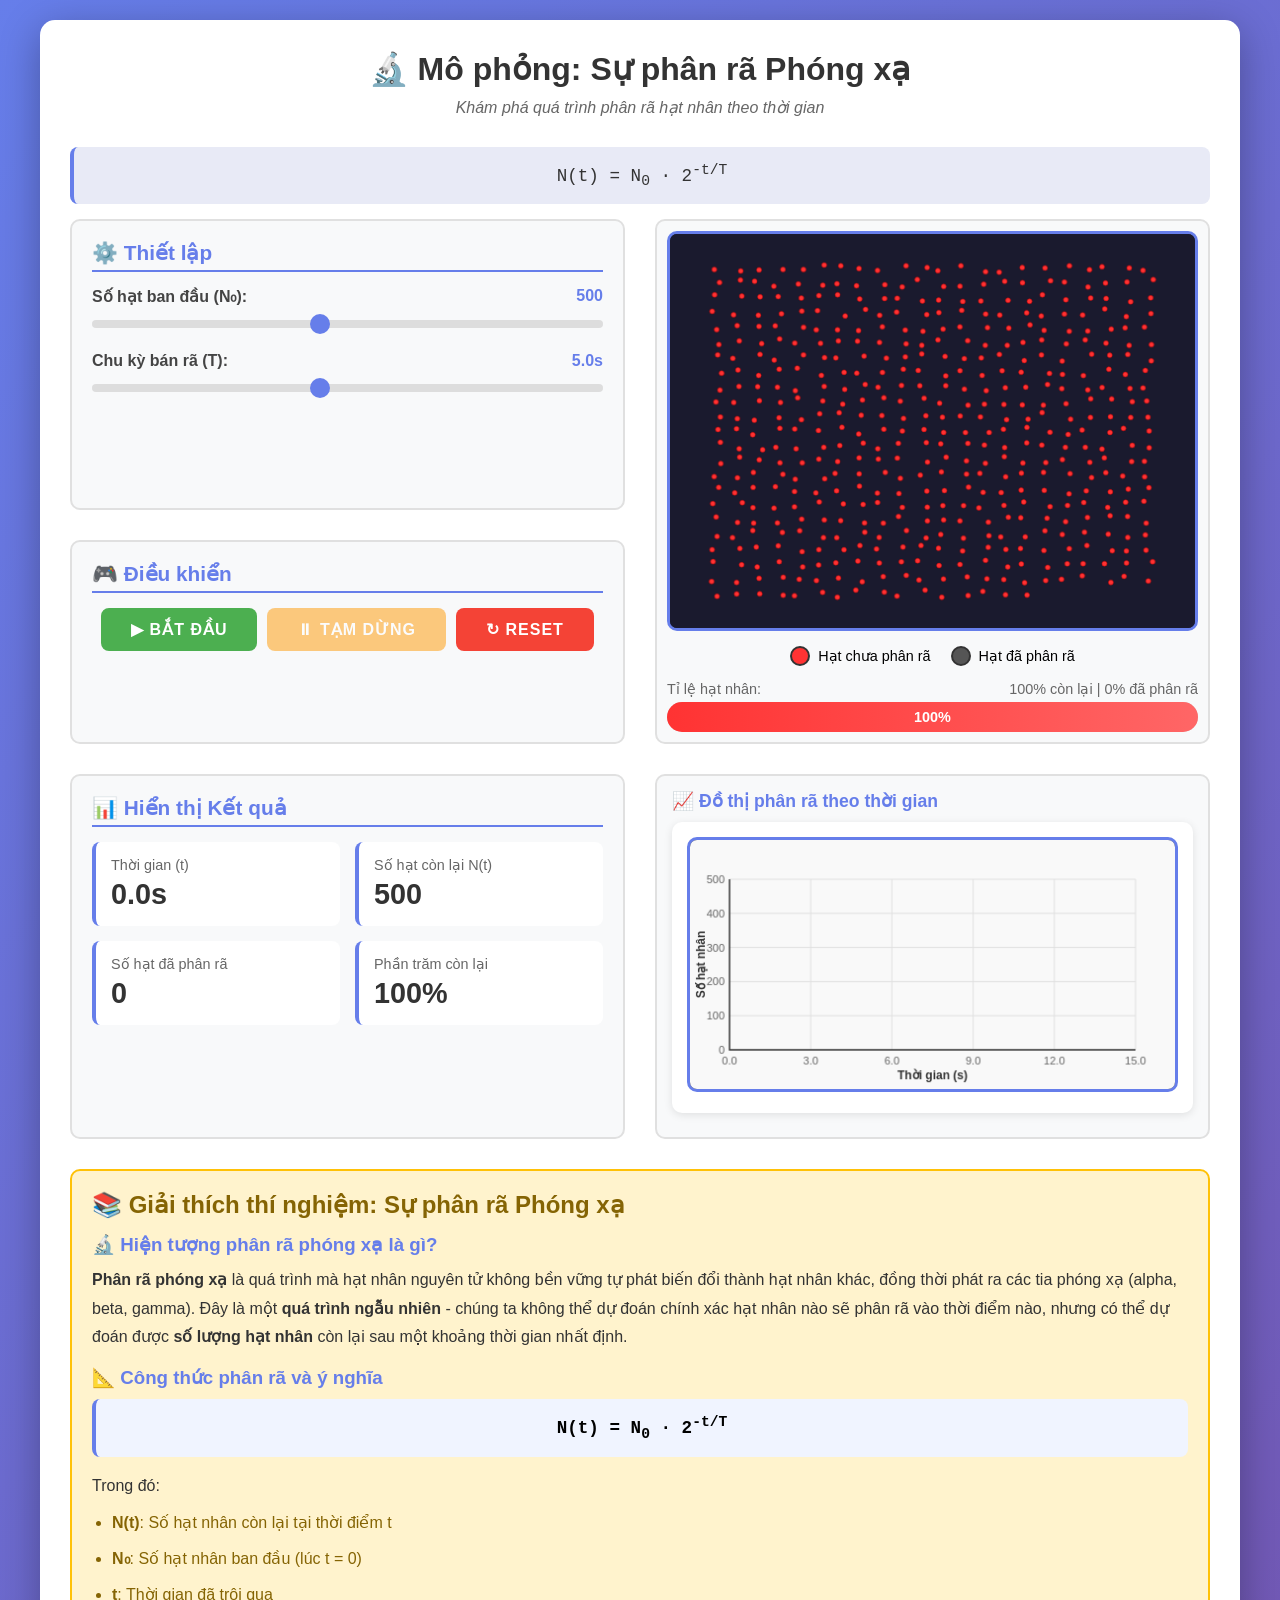
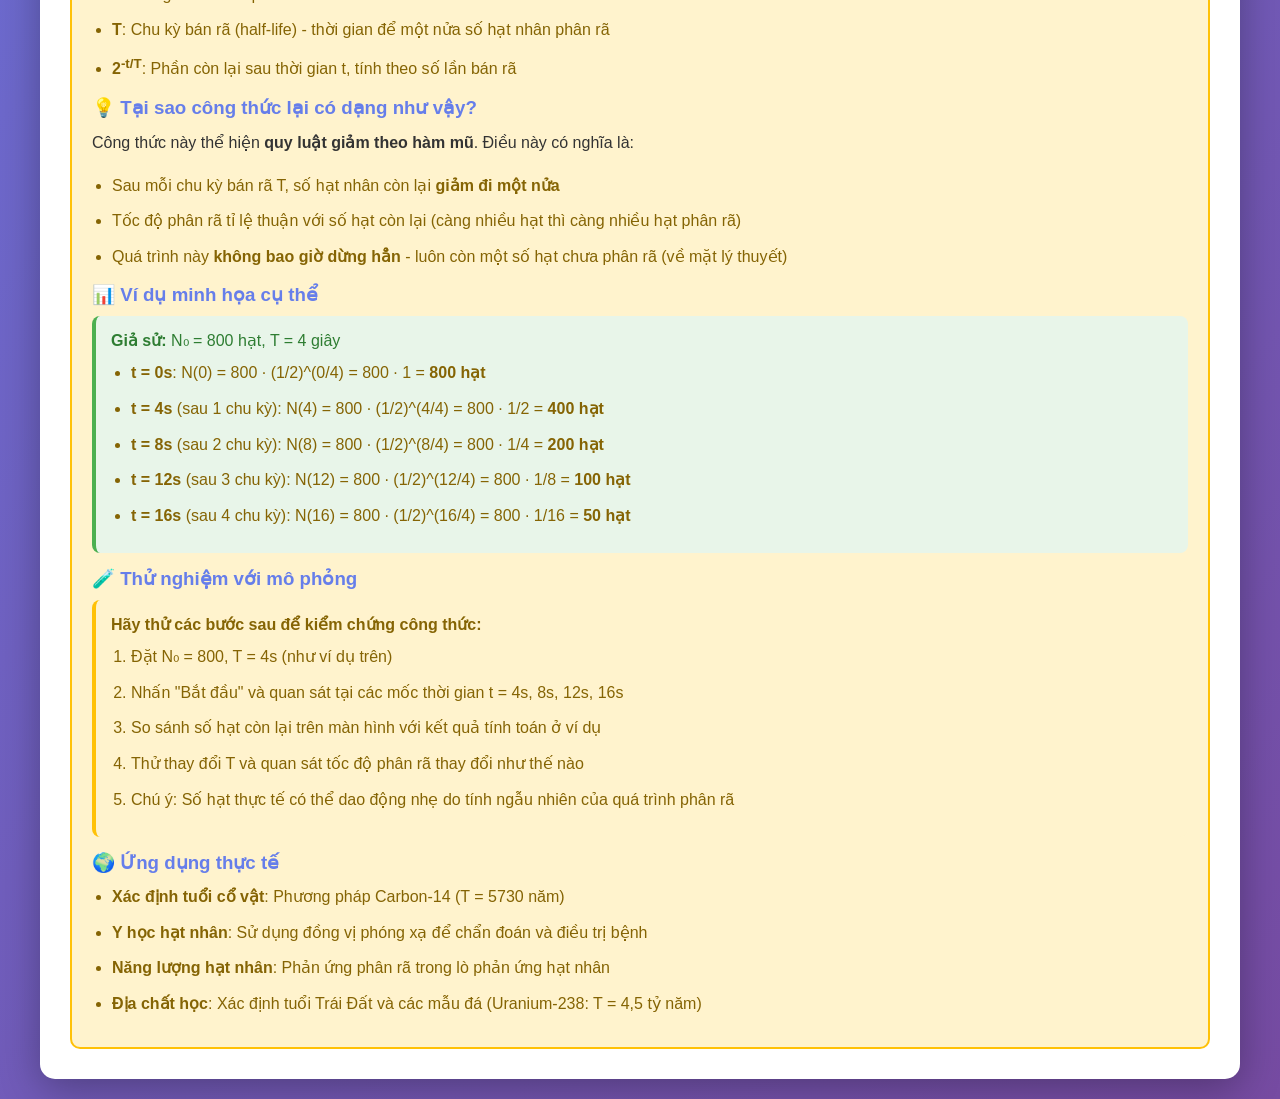
<file: page/phanra.html>
<!-- @format -->

<!DOCTYPE html>
<html lang="vi">
  <head>
    <meta charset="UTF-8" />
    <meta name="viewport" content="width=device-width, initial-scale=1.0" />
    <title>Mô phỏng: Sự phân rã Phóng xạ</title>
    <style>
      * {
        margin: 0;
        padding: 0;
        box-sizing: border-box;
      }

      body {
        font-family: "Segoe UI", Tahoma, Geneva, Verdana, sans-serif;
        background: linear-gradient(135deg, #667eea 0%, #764ba2 100%);
        padding: 20px;
        min-height: 100vh;
      }

      .container {
        max-width: 1200px;
        margin: 0 auto;
        background: white;
        border-radius: 15px;
        padding: 30px;
        box-shadow: 0 10px 40px rgba(0, 0, 0, 0.3);
      }

      h1 {
        text-align: center;
        color: #333;
        margin-bottom: 10px;
        font-size: 2em;
      }

      .subtitle {
        text-align: center;
        color: #666;
        margin-bottom: 30px;
        font-style: italic;
      }

      .main-content {
        display: grid;
        grid-template-columns: 1fr 1fr;
        gap: 30px;
        margin-bottom: 30px;
        grid-template-areas:
          "setup   canvas"
          "controls canvas"
          "stats   chart";
      }

      .section {
        background: #f8f9fa;
        padding: 20px;
        border-radius: 10px;
        border: 2px solid #e0e0e0;
      }

      #setup-section {
        grid-area: setup;
      }
      #controls-section {
        grid-area: controls;
      }
      #stats-section {
        grid-area: stats;
      }
      #canvas-section {
        grid-area: canvas;
        padding: 10px;
      }
      #chart-section {
        grid-area: chart;
        padding: 15px;
      }

      .section h2 {
        color: #667eea;
        margin-bottom: 15px;
        font-size: 1.3em;
        border-bottom: 2px solid #667eea;
        padding-bottom: 5px;
      }

      .slider-container {
        margin-bottom: 20px;
      }

      .slider-label {
        display: flex;
        justify-content: space-between;
        margin-bottom: 8px;
        font-weight: 600;
        color: #444;
      }

      .slider-value {
        color: #667eea;
        font-weight: bold;
      }

      input[type="range"] {
        width: 100%;
        height: 8px;
        border-radius: 5px;
        background: #ddd;
        outline: none;
        -webkit-appearance: none;
      }

      input[type="range"]::-webkit-slider-thumb {
        -webkit-appearance: none;
        appearance: none;
        width: 20px;
        height: 20px;
        border-radius: 50%;
        background: #667eea;
        cursor: pointer;
        transition: 0.3s;
      }

      input[type="range"]::-webkit-slider-thumb:hover {
        background: #764ba2;
        transform: scale(1.2);
      }

      .controls {
        display: flex;
        gap: 10px;
        justify-content: center;
        flex-wrap: wrap;
      }

      button {
        padding: 12px 30px;
        font-size: 16px;
        font-weight: bold;
        border: none;
        border-radius: 8px;
        cursor: pointer;
        transition: all 0.3s;
        text-transform: uppercase;
        letter-spacing: 1px;
      }

      .btn-start {
        background: #4caf50;
        color: white;
      }

      .btn-start:hover {
        background: #45a049;
        transform: translateY(-2px);
        box-shadow: 0 5px 15px rgba(76, 175, 80, 0.4);
      }

      .btn-pause {
        background: #ff9800;
        color: white;
      }

      .btn-pause:hover {
        background: #e68900;
        transform: translateY(-2px);
        box-shadow: 0 5px 15px rgba(255, 152, 0, 0.4);
      }

      .btn-reset {
        background: #f44336;
        color: white;
      }

      .btn-reset:hover {
        background: #da190b;
        transform: translateY(-2px);
        box-shadow: 0 5px 15px rgba(244, 67, 54, 0.4);
      }

      button:disabled {
        opacity: 0.5;
        cursor: not-allowed;
        transform: none !important;
      }

      .display-grid {
        display: grid;
        grid-template-columns: 1fr 1fr;
        gap: 15px;
      }

      .display-item {
        background: white;
        padding: 15px;
        border-radius: 8px;
        border-left: 4px solid #667eea;
      }

      .display-label {
        font-size: 0.9em;
        color: #666;
        margin-bottom: 5px;
      }

      .display-value {
        font-size: 1.8em;
        font-weight: bold;
        color: #333;
      }

      canvas {
        width: 100%;
        height: 400px;
        border: 3px solid #667eea;
        border-radius: 10px;
        background: #1a1a2e;
        display: block;
        margin-bottom: 15px;
      }

      .chart-container {
        width: 100%;
        height: 250px;
        background: white;
        border-radius: 10px;
        padding: 15px;
        box-shadow: 0 2px 8px rgba(0, 0, 0, 0.1);
      }

      #chart-section .chart-container {
        height: calc(100% - 40px);
      }
      #chart {
        height: 100%;
      }

      .legend {
        display: flex;
        gap: 20px;
        justify-content: center;
        margin-top: 10px;
        font-size: 0.9em;
      }

      .legend-item {
        display: flex;
        align-items: center;
        gap: 8px;
      }

      .legend-color {
        width: 20px;
        height: 20px;
        border-radius: 50%;
        border: 2px solid #333;
      }

      .progress-container {
        margin-top: 15px;
      }

      .progress-label {
        display: flex;
        justify-content: space-between;
        margin-bottom: 5px;
        font-size: 0.9em;
        color: #666;
      }

      .progress-bar {
        width: 100%;
        height: 30px;
        background: #e0e0e0;
        border-radius: 15px;
        overflow: hidden;
        position: relative;
        box-shadow: inset 0 2px 4px rgba(0, 0, 0, 0.1);
      }

      .progress-fill {
        height: 100%;
        background: linear-gradient(90deg, #ff3333, #ff6666);
        transition: width 0.3s ease;
        display: flex;
        align-items: center;
        justify-content: center;
        color: white;
        font-weight: bold;
        font-size: 0.9em;
      }

      .progress-decayed {
        position: absolute;
        right: 0;
        top: 0;
        height: 100%;
        background: linear-gradient(90deg, #888, #555);
        display: flex;
        align-items: center;
        justify-content: center;
        color: white;
        font-weight: bold;
        font-size: 0.9em;
      }

      .instructions {
        background: #fff3cd;
        border: 2px solid #ffc107;
        border-radius: 10px;
        padding: 20px;
        margin-top: 20px;
        clear: both;
      }

      .instructions h2 {
        color: #856404;
        margin-bottom: 15px;
      }

      .instructions ol {
        margin-left: 20px;
      }

      .instructions li {
        margin-bottom: 10px;
        color: #856404;
        line-height: 1.6;
      }

      .formula {
        background: #e8eaf6;
        padding: 15px;
        border-radius: 8px;
        margin: 15px 0;
        text-align: center;
        font-family: "Courier New", monospace;
        font-size: 1.1em;
        color: #333;
        border-left: 4px solid #667eea;
      }

      @media (max-width: 768px) {
        .main-content {
          grid-template-columns: 1fr;
          grid-template-areas:
            "setup"
            "controls"
            "canvas"
            "stats"
            "chart";
        }

        .display-grid {
          grid-template-columns: 1fr;
        }

        #chart-section .chart-container {
          height: 250px;
        }
      }
    </style>
  </head>
  <body>
    <div class="container">
      <h1>🔬 Mô phỏng: Sự phân rã Phóng xạ</h1>
      <p class="subtitle">Khám phá quá trình phân rã hạt nhân theo thời gian</p>

      <div class="formula">N(t) = N<sub>0</sub> &middot; 2<sup>-t/T</sup></div>

      <div class="main-content">
        <div class="section" id="setup-section">
          <h2>⚙️ Thiết lập</h2>
          <div class="slider-container">
            <div class="slider-label">
              <span>Số hạt ban đầu (N₀):</span>
              <span class="slider-value" id="n0-value">500</span>
            </div>
            <input
              type="range"
              id="n0-slider"
              min="100"
              max="1000"
              value="500"
              step="50" />
          </div>

          <div class="slider-container">
            <div class="slider-label">
              <span>Chu kỳ bán rã (T):</span>
              <span class="slider-value" id="t-value">5.0s</span>
            </div>
            <input
              type="range"
              id="t-slider"
              min="1"
              max="10"
              value="5"
              step="0.5" />
          </div>
        </div>

        <div class="section" id="controls-section">
          <h2>🎮 Điều khiển</h2>
          <div class="controls">
            <button class="btn-start" id="start-btn">▶ Bắt đầu</button>
            <button class="btn-pause" id="pause-btn" disabled>
              ⏸ Tạm dừng
            </button>
            <button class="btn-reset" id="reset-btn">↻ Reset</button>
          </div>
        </div>

        <div class="section" id="stats-section">
          <h2>📊 Hiển thị Kết quả</h2>
          <div class="display-grid">
            <div class="display-item">
              <div class="display-label">Thời gian (t)</div>
              <div class="display-value" id="time-display">0.0s</div>
            </div>
            <div class="display-item">
              <div class="display-label">Số hạt còn lại N(t)</div>
              <div class="display-value" id="remaining-display">500</div>
            </div>
            <div class="display-item">
              <div class="display-label">Số hạt đã phân rã</div>
              <div class="display-value" id="decayed-display">0</div>
            </div>
            <div class="display-item">
              <div class="display-label">Phần trăm còn lại</div>
              <div class="display-value" id="percent-display">100%</div>
            </div>
          </div>
        </div>

        <div class="section" id="canvas-section">
          <canvas id="canvas"></canvas>
          <div class="legend">
            <div class="legend-item">
              <div class="legend-color" style="background: #ff3333"></div>
              <span>Hạt chưa phân rã</span>
            </div>
            <div class="legend-item">
              <div class="legend-color" style="background: #555555"></div>
              <span>Hạt đã phân rã</span>
            </div>
          </div>

          <div class="progress-container">
            <div class="progress-label">
              <span>Tỉ lệ hạt nhân:</span>
              <span id="ratio-text">100% còn lại | 0% đã phân rã</span>
            </div>
            <div class="progress-bar">
              <div
                class="progress-fill"
                id="progress-remaining"
                style="width: 100%">
                <span id="remaining-percent">100%</span>
              </div>
              <div
                class="progress-decayed"
                id="progress-decayed"
                style="width: 0%">
                <span id="decayed-percent"></span>
              </div>
            </div>
          </div>
        </div>

        <div class="section" id="chart-section">
          <h3 style="color: #667eea; margin-bottom: 10px; font-size: 1.1em">
            📈 Đồ thị phân rã theo thời gian
          </h3>
          <div class="chart-container">
            <canvas id="chart"></canvas>
          </div>
        </div>
      </div>

      <div class="instructions">
        <h2>📚 Giải thích thí nghiệm: Sự phân rã Phóng xạ</h2>

        <h3 style="color: #667eea; margin-top: 15px; margin-bottom: 10px">
          🔬 Hiện tượng phân rã phóng xạ là gì?
        </h3>
        <p style="line-height: 1.8; color: #333; margin-bottom: 15px">
          <strong>Phân rã phóng xạ</strong> là quá trình mà hạt nhân nguyên tử
          không bền vững tự phát biến đổi thành hạt nhân khác, đồng thời phát ra
          các tia phóng xạ (alpha, beta, gamma). Đây là một
          <strong>quá trình ngẫu nhiên</strong> - chúng ta không thể dự đoán
          chính xác hạt nhân nào sẽ phân rã vào thời điểm nào, nhưng có thể dự
          đoán được <strong>số lượng hạt nhân</strong> còn lại sau một khoảng
          thời gian nhất định.
        </p>

        <h3 style="color: #667eea; margin-top: 15px; margin-bottom: 10px">
          📐 Công thức phân rã và ý nghĩa
        </h3>
        <div
          style="
            background: #f0f4ff;
            padding: 15px;
            border-radius: 8px;
            margin-bottom: 15px;
            border-left: 4px solid #667eea;
          ">
          <p
            style="
              margin: 0;
              font-size: 1.1em;
              text-align: center;
              font-family: 'Courier New', monospace;
            ">
            <strong>N(t) = N<sub>0</sub> &middot; 2<sup>-t/T</sup></strong>
          </p>
        </div>
        <p style="line-height: 1.8; color: #333; margin-bottom: 10px">
          Trong đó:
        </p>
        <ul
          style="
            line-height: 1.8;
            color: #333;
            margin-left: 20px;
            margin-bottom: 15px;
          ">
          <li><strong>N(t)</strong>: Số hạt nhân còn lại tại thời điểm t</li>
          <li><strong>N₀</strong>: Số hạt nhân ban đầu (lúc t = 0)</li>
          <li><strong>t</strong>: Thời gian đã trôi qua</li>
          <li>
            <strong>T</strong>: Chu kỳ bán rã (half-life) - thời gian để một nửa
            số hạt nhân phân rã
          </li>
          <li>
            <strong>2<sup>-t/T</sup></strong
            >: Phần còn lại sau thời gian t, tính theo số lần bán rã
          </li>
        </ul>

        <h3 style="color: #667eea; margin-top: 15px; margin-bottom: 10px">
          💡 Tại sao công thức lại có dạng như vậy?
        </h3>
        <p style="line-height: 1.8; color: #333; margin-bottom: 15px">
          Công thức này thể hiện <strong>quy luật giảm theo hàm mũ</strong>.
          Điều này có nghĩa là:
        </p>
        <ul
          style="
            line-height: 1.8;
            color: #333;
            margin-left: 20px;
            margin-bottom: 15px;
          ">
          <li>
            Sau mỗi chu kỳ bán rã T, số hạt nhân còn lại
            <strong>giảm đi một nửa</strong>
          </li>
          <li>
            Tốc độ phân rã tỉ lệ thuận với số hạt còn lại (càng nhiều hạt thì
            càng nhiều hạt phân rã)
          </li>
          <li>
            Quá trình này <strong>không bao giờ dừng hẳn</strong> - luôn còn một
            số hạt chưa phân rã (về mặt lý thuyết)
          </li>
        </ul>

        <h3 style="color: #667eea; margin-top: 15px; margin-bottom: 10px">
          📊 Ví dụ minh họa cụ thể
        </h3>
        <div
          style="
            background: #e8f5e9;
            padding: 15px;
            border-radius: 8px;
            margin-bottom: 15px;
            border-left: 4px solid #4caf50;
          ">
          <p style="margin: 0 0 10px 0; color: #2e7d32">
            <strong>Giả sử:</strong> N₀ = 800 hạt, T = 4 giây
          </p>
          <ul
            style="
              line-height: 1.8;
              color: #2e7d32;
              margin-left: 20px;
              margin-bottom: 0;
            ">
            <li>
              <strong>t = 0s</strong>: N(0) = 800 · (1/2)^(0/4) = 800 · 1 =
              <strong>800 hạt</strong>
            </li>
            <li>
              <strong>t = 4s</strong> (sau 1 chu kỳ): N(4) = 800 · (1/2)^(4/4) =
              800 · 1/2 = <strong>400 hạt</strong>
            </li>
            <li>
              <strong>t = 8s</strong> (sau 2 chu kỳ): N(8) = 800 · (1/2)^(8/4) =
              800 · 1/4 = <strong>200 hạt</strong>
            </li>
            <li>
              <strong>t = 12s</strong> (sau 3 chu kỳ): N(12) = 800 ·
              (1/2)^(12/4) = 800 · 1/8 = <strong>100 hạt</strong>
            </li>
            <li>
              <strong>t = 16s</strong> (sau 4 chu kỳ): N(16) = 800 ·
              (1/2)^(16/4) = 800 · 1/16 = <strong>50 hạt</strong>
            </li>
          </ul>
        </div>

        <h3 style="color: #667eea; margin-top: 15px; margin-bottom: 10px">
          🧪 Thử nghiệm với mô phỏng
        </h3>
        <div
          style="
            background: #fff3cd;
            padding: 15px;
            border-radius: 8px;
            border-left: 4px solid #ffc107;
          ">
          <p style="margin: 0 0 10px 0; color: #856404">
            <strong>Hãy thử các bước sau để kiểm chứng công thức:</strong>
          </p>
          <ol
            style="
              line-height: 1.8;
              color: #856404;
              margin-left: 20px;
              margin-bottom: 0;
            ">
            <li>Đặt N₀ = 800, T = 4s (như ví dụ trên)</li>
            <li>
              Nhấn "Bắt đầu" và quan sát tại các mốc thời gian t = 4s, 8s, 12s,
              16s
            </li>
            <li>
              So sánh số hạt còn lại trên màn hình với kết quả tính toán ở ví dụ
            </li>
            <li>
              Thử thay đổi T và quan sát tốc độ phân rã thay đổi như thế nào
            </li>
            <li>
              Chú ý: Số hạt thực tế có thể dao động nhẹ do tính ngẫu nhiên của
              quá trình phân rã
            </li>
          </ol>
        </div>

        <h3 style="color: #667eea; margin-top: 15px; margin-bottom: 10px">
          🌍 Ứng dụng thực tế
        </h3>
        <ul style="line-height: 1.8; color: #333; margin-left: 20px">
          <li>
            <strong>Xác định tuổi cổ vật</strong>: Phương pháp Carbon-14 (T =
            5730 năm)
          </li>
          <li>
            <strong>Y học hạt nhân</strong>: Sử dụng đồng vị phóng xạ để chẩn
            đoán và điều trị bệnh
          </li>
          <li>
            <strong>Năng lượng hạt nhân</strong>: Phản ứng phân rã trong lò phản
            ứng hạt nhân
          </li>
          <li>
            <strong>Địa chất học</strong>: Xác định tuổi Trái Đất và các mẫu đá
            (Uranium-238: T = 4,5 tỷ năm)
          </li>
        </ul>
      </div>
    </div>

    <script>
      // ==================== KHỞI TẠO CÁC BIẾN TOÀN CỤC ====================

      const canvas = document.getElementById("canvas");
      const ctx = canvas.getContext("2d");
      const chartCanvas = document.getElementById("chart");
      const chartCtx = chartCanvas.getContext("2d");

      const dpr = window.devicePixelRatio || 1;

      function setupCanvas(canvasEl, context) {
        const rect = canvasEl.getBoundingClientRect();
        canvasEl.width = rect.width * dpr;
        canvasEl.height = rect.height * dpr;
        context.scale(dpr, dpr);
        canvasEl.style.width = rect.width + "px";
        canvasEl.style.height = rect.height + "px";
      }

      setupCanvas(canvas, ctx);
      setupCanvas(chartCanvas, chartCtx);

      let isRunning = false;
      let animationId = null;
      let startTime = null;
      let pausedTime = 0;
      let currentTime = 0;

      let N0 = 500;
      let T = 5;

      let particles = [];

      let chartData = {
        times: [],
        remaining: [],
        theoretical: [],
      };

      // ==================== LẤY CÁC PHẦN TỬ DOM ====================

      const n0Slider = document.getElementById("n0-slider");
      const tSlider = document.getElementById("t-slider");
      const n0Value = document.getElementById("n0-value");
      const tValue = document.getElementById("t-value");
      const startBtn = document.getElementById("start-btn");
      const pauseBtn = document.getElementById("pause-btn");
      const resetBtn = document.getElementById("reset-btn");
      const timeDisplay = document.getElementById("time-display");
      const remainingDisplay = document.getElementById("remaining-display");
      const decayedDisplay = document.getElementById("decayed-display");
      const percentDisplay = document.getElementById("percent-display");
      const progressRemaining = document.getElementById("progress-remaining");
      const progressDecayed = document.getElementById("progress-decayed");
      const remainingPercent = document.getElementById("remaining-percent");
      const decayedPercent = document.getElementById("decayed-percent");
      const ratioText = document.getElementById("ratio-text");

      // ==================== LỚP PARTICLE (HẠT NHÂN) ====================

      class Particle {
        constructor(x, y) {
          this.x = x;
          this.y = y;
          this.radius = 2.5;
          this.isDecayed = false;
          this.decayTime = null;
        }

        draw() {
          const width = canvas.width / dpr;
          const height = canvas.height / dpr;

          ctx.beginPath();
          ctx.arc(this.x * width, this.y * height, this.radius, 0, Math.PI * 2);
          ctx.fillStyle = this.isDecayed ? "#555555" : "#ff3333";
          ctx.fill();
          ctx.strokeStyle = this.isDecayed ? "#333333" : "#cc0000";
          ctx.lineWidth = 0.5;
          ctx.stroke();
        }
      }

      // ==================== HÀM KHỞI TẠO CÁC HẠT NHÂN ====================

      function initParticles() {
        particles = [];
        const padding = 0.05;
        const cols = Math.floor(Math.sqrt(N0));
        const rows = Math.ceil(N0 / cols);
        const spacingX = (1 - 2 * padding) / (cols + 1);
        const spacingY = (1 - 2 * padding) / (rows + 1);

        for (let i = 0; i < N0; i++) {
          const col = i % cols;
          const row = Math.floor(i / cols);
          const x =
            padding + (col + 1) * spacingX + (Math.random() - 0.5) * 0.02;
          const y =
            padding + (row + 1) * spacingY + (Math.random() - 0.5) * 0.02;

          const randomFactor = -Math.log(Math.random());
          const decayTime = (randomFactor * T) / Math.LN2;

          const particle = new Particle(x, y);
          particle.decayTime = decayTime;
          particles.push(particle);
        }

        drawParticles();
      }

      // ==================== HÀM VẼ ĐỒ THỊ ====================

      function drawChart() {
        const width = chartCanvas.width / dpr;
        const height = chartCanvas.height / dpr;
        const padding = 40;

        chartCtx.clearRect(0, 0, width * dpr, height * dpr);

        const maxY = N0;
        const maxX = currentTime > T ? Math.ceil(currentTime / T) * T : T * 3;

        chartCtx.fillStyle = "#f9f9f9";
        chartCtx.fillRect(0, 0, width, height);

        chartCtx.strokeStyle = "#e0e0e0";
        chartCtx.lineWidth = 1;
        for (let i = 0; i <= 5; i++) {
          const y = padding + ((height - 2 * padding) * i) / 5;
          chartCtx.beginPath();
          chartCtx.moveTo(padding, y);
          chartCtx.lineTo(width - padding, y);
          chartCtx.stroke();

          chartCtx.fillStyle = "#666";
          chartCtx.font = "11px Arial";
          chartCtx.textAlign = "right";
          chartCtx.fillText(
            Math.round((maxY * (5 - i)) / 5),
            padding - 5,
            y + 4
          );
        }

        const xTicks = 5;
        chartCtx.strokeStyle = "#e0e0e0";
        for (let i = 0; i <= xTicks; i++) {
          const x = padding + ((width - 2 * padding) * i) / xTicks;
          if (i > 0) {
            chartCtx.beginPath();
            chartCtx.moveTo(x, padding);
            chartCtx.lineTo(x, height - padding);
            chartCtx.stroke();
          }

          chartCtx.fillStyle = "#666";
          chartCtx.font = "11px Arial";
          chartCtx.textAlign = "center";
          const timeValue = ((maxX * i) / xTicks).toFixed(1);
          chartCtx.fillText(timeValue, x, height - padding + 15);
        }

        chartCtx.strokeStyle = "#333";
        chartCtx.lineWidth = 1.5;
        chartCtx.beginPath();
        chartCtx.moveTo(padding, padding);
        chartCtx.lineTo(padding, height - padding);
        chartCtx.lineTo(width - padding, height - padding);
        chartCtx.stroke();

        chartCtx.fillStyle = "#333";
        chartCtx.font = "bold 12px Arial";
        chartCtx.textAlign = "center";
        chartCtx.fillText("Thời gian (s)", width / 2, height - 10);
        chartCtx.save();
        chartCtx.translate(15, height / 2);
        chartCtx.rotate(-Math.PI / 2);
        chartCtx.fillText("Số hạt nhân", 0, 0);
        chartCtx.restore();

        if (chartData.times.length < 2) return;

        const toX = (t) => padding + (width - 2 * padding) * (t / maxX);
        const toY = (n) =>
          height - padding - (height - 2 * padding) * (n / maxY);

        chartCtx.strokeStyle = "#667eea";
        chartCtx.lineWidth = 2.5;
        chartCtx.setLineDash([4, 4]);
        chartCtx.beginPath();
        for (let i = 0; i < chartData.theoretical.length; i++) {
          const x = toX(chartData.times[i]);
          const y = toY(chartData.theoretical[i]);
          if (i === 0) chartCtx.moveTo(x, y);
          else chartCtx.lineTo(x, y);
        }
        chartCtx.stroke();
        chartCtx.setLineDash([]);

        chartCtx.strokeStyle = "#ff3333";
        chartCtx.lineWidth = 1.5;
        chartCtx.beginPath();
        for (let i = 0; i < chartData.remaining.length; i++) {
          const x = toX(chartData.times[i]);
          const y = toY(chartData.remaining[i]);
          if (i === 0) chartCtx.moveTo(x, y);
          else chartCtx.lineTo(x, y);
        }
        chartCtx.stroke();

        chartData.remaining.forEach((n, i) => {
          const x = toX(chartData.times[i]);
          const y = toY(n);
          chartCtx.fillStyle = "#ff3333";
          chartCtx.beginPath();
          chartCtx.arc(x, y, 2, 0, Math.PI * 2);
          chartCtx.fill();
        });

        const legendX = width - padding - 120;
        const legendY = padding + 20;

        chartCtx.strokeStyle = "#667eea";
        chartCtx.lineWidth = 2.5;
        chartCtx.setLineDash([4, 4]);
        chartCtx.beginPath();
        chartCtx.moveTo(legendX, legendY);
        chartCtx.lineTo(legendX + 30, legendY);
        chartCtx.stroke();
        chartCtx.setLineDash([]);
        chartCtx.fillStyle = "#667eea";
        chartCtx.font = "11px Arial";
        chartCtx.textAlign = "left";
        chartCtx.fillText("Lý thuyết", legendX + 35, legendY + 4);

        chartCtx.strokeStyle = "#ff3333";
        chartCtx.lineWidth = 1.5;
        chartCtx.beginPath();
        chartCtx.moveTo(legendX, legendY + 20);
        chartCtx.lineTo(legendX + 30, legendY + 20);
        chartCtx.stroke();
        chartCtx.fillStyle = "#ff3333";
        chartCtx.fillText("Thực tế", legendX + 35, legendY + 24);
      }

      function drawParticles() {
        const width = canvas.width / dpr;
        const height = canvas.height / dpr;

        ctx.fillStyle = "#1a1a2e";
        ctx.fillRect(0, 0, width, height);

        particles.forEach((particle) => particle.draw());
      }

      // ==================== HÀM TÍNH TOÁN SỐ HẠT CÒN LẠI THEO CÔNG THỨC ====================

      function calculateRemainingParticles(t) {
        return N0 * Math.pow(0.5, t / T);
      }

      // ==================== HÀM CẬP NHẬT TRẠNG THÁI CÁC HẠT NHÂN ====================

      function updateParticles(t) {
        const theoreticalRemaining = calculateRemainingParticles(t);

        particles.forEach((particle) => {
          if (!particle.isDecayed && t >= particle.decayTime) {
            particle.isDecayed = true;
          }
        });

        const actualRemaining = particles.filter((p) => !p.isDecayed).length;
        const decayed = N0 - actualRemaining;
        const percentRemaining = (actualRemaining / N0) * 100;
        const percentDecayed = (decayed / N0) * 100;

        timeDisplay.textContent = t.toFixed(1) + "s";
        remainingDisplay.textContent = actualRemaining;
        decayedDisplay.textContent = decayed;
        percentDisplay.textContent = percentRemaining.toFixed(1) + "%";

        progressRemaining.style.width = percentRemaining + "%";
        progressDecayed.style.width = percentDecayed + "%";
        remainingPercent.textContent = Math.round(percentRemaining) + "%";
        decayedPercent.textContent =
          percentDecayed > 5 ? Math.round(percentDecayed) + "%" : "";
        ratioText.textContent = `${Math.round(
          percentRemaining
        )}% còn lại | ${Math.round(percentDecayed)}% đã phân rã`;

        if (
          chartData.times.length === 0 ||
          t - chartData.times[chartData.times.length - 1] >= 0.2 ||
          t === 0
        ) {
          chartData.times.push(t);
          chartData.remaining.push(actualRemaining);
          chartData.theoretical.push(theoreticalRemaining);
        }

        // *** SỬA LỖI: TỰ ĐỘNG DỪNG KHI PHÂN RÃ HẾT ***
        if (actualRemaining === 0 && isRunning) {
          isRunning = false; // Dừng vòng lặp animate
          pausedTime = t; // Lưu thời gian chính xác

          // Cập nhật UI: Dừng hẳn, chỉ cho phép Reset
          startBtn.disabled = true;
          pauseBtn.disabled = true;
          n0Slider.disabled = false; // Mở khóa
          tSlider.disabled = false; // Mở khóa

          // Dùng setTimeout để alert không chặn frame cuối cùng
          setTimeout(() => {
            alert("Đã phân rã hết!\nThời gian: " + t.toFixed(1) + "s");
          }, 100);
        }
      }

      // ==================== HÀM ANIMATION CHÍNH ====================

      function animate(timestamp) {
        if (!isRunning) return; // Sẽ dừng ở đây khi isRunning = false

        if (!startTime) {
          startTime = timestamp;
        }

        currentTime = (timestamp - startTime) / 1000 + pausedTime;

        updateParticles(currentTime);

        drawParticles();
        drawChart();

        animationId = requestAnimationFrame(animate);
      }

      // ==================== XỬ LÝ Sự KIỆN SLIDER ====================

      n0Slider.addEventListener("input", (e) => {
        N0 = parseInt(e.target.value);
        n0Value.textContent = N0;
        if (!isRunning) {
          resetSimulation();
        }
      });

      tSlider.addEventListener("input", (e) => {
        T = parseFloat(e.target.value);
        tValue.textContent = T.toFixed(1) + "s";

        if (!isRunning) {
          resetSimulation();
        }
      });

      // ==================== XỬ LÝ CÁC NÚT ĐIỀU KHIỂN ====================

      startBtn.addEventListener("click", () => {
        if (!isRunning) {
          isRunning = true;
          startBtn.disabled = true;
          pauseBtn.disabled = false;
          n0Slider.disabled = true;
          tSlider.disabled = true;

          startTime = null;
          if (currentTime === 0) {
            updateParticles(0);
          }
          animationId = requestAnimationFrame(animate);
        }
      });

      pauseBtn.addEventListener("click", () => {
        if (isRunning) {
          isRunning = false;
          pausedTime = currentTime;
          startBtn.disabled = false;
          pauseBtn.disabled = true;
          n0Slider.disabled = false;
          tSlider.disabled = false;

          if (animationId) {
            cancelAnimationFrame(animationId);
            animationId = null; // Thêm dòng này
          }
        }
      });

      resetBtn.addEventListener("click", () => {
        resetSimulation();
      });

      // ==================== HÀM RESET MÔ PHỎNG ====================

      function resetSimulation() {
        isRunning = false;
        if (animationId) {
          cancelAnimationFrame(animationId);
          animationId = null; // Thêm dòng này
        }

        startTime = null;
        pausedTime = 0;
        currentTime = 0;

        startBtn.disabled = false;
        pauseBtn.disabled = true;
        n0Slider.disabled = false;
        tSlider.disabled = false;

        initParticles();

        timeDisplay.textContent = "0.0s";
        remainingDisplay.textContent = N0;
        decayedDisplay.textContent = "0";
        percentDisplay.textContent = "100%";
        progressRemaining.style.width = "100%";
        progressDecayed.style.width = "0%";
        remainingPercent.textContent = "100%";
        decayedPercent.textContent = "";
        ratioText.textContent = "100% còn lại | 0% đã phân rã";

        chartData = {
          times: [],
          remaining: [],
          theoretical: [],
        };
        drawChart();
      }

      // ==================== KHỞI TẠO BAN ĐẦU ====================

      initParticles();
      drawChart();

      window.addEventListener("resize", () => {
        setupCanvas(canvas, ctx);
        setupCanvas(chartCanvas, chartCtx);

        if (!isRunning) {
          initParticles();
          drawChart();
        } else {
          drawParticles();
          drawChart();
        }
      });
    </script>
  </body>
</html>
</file>
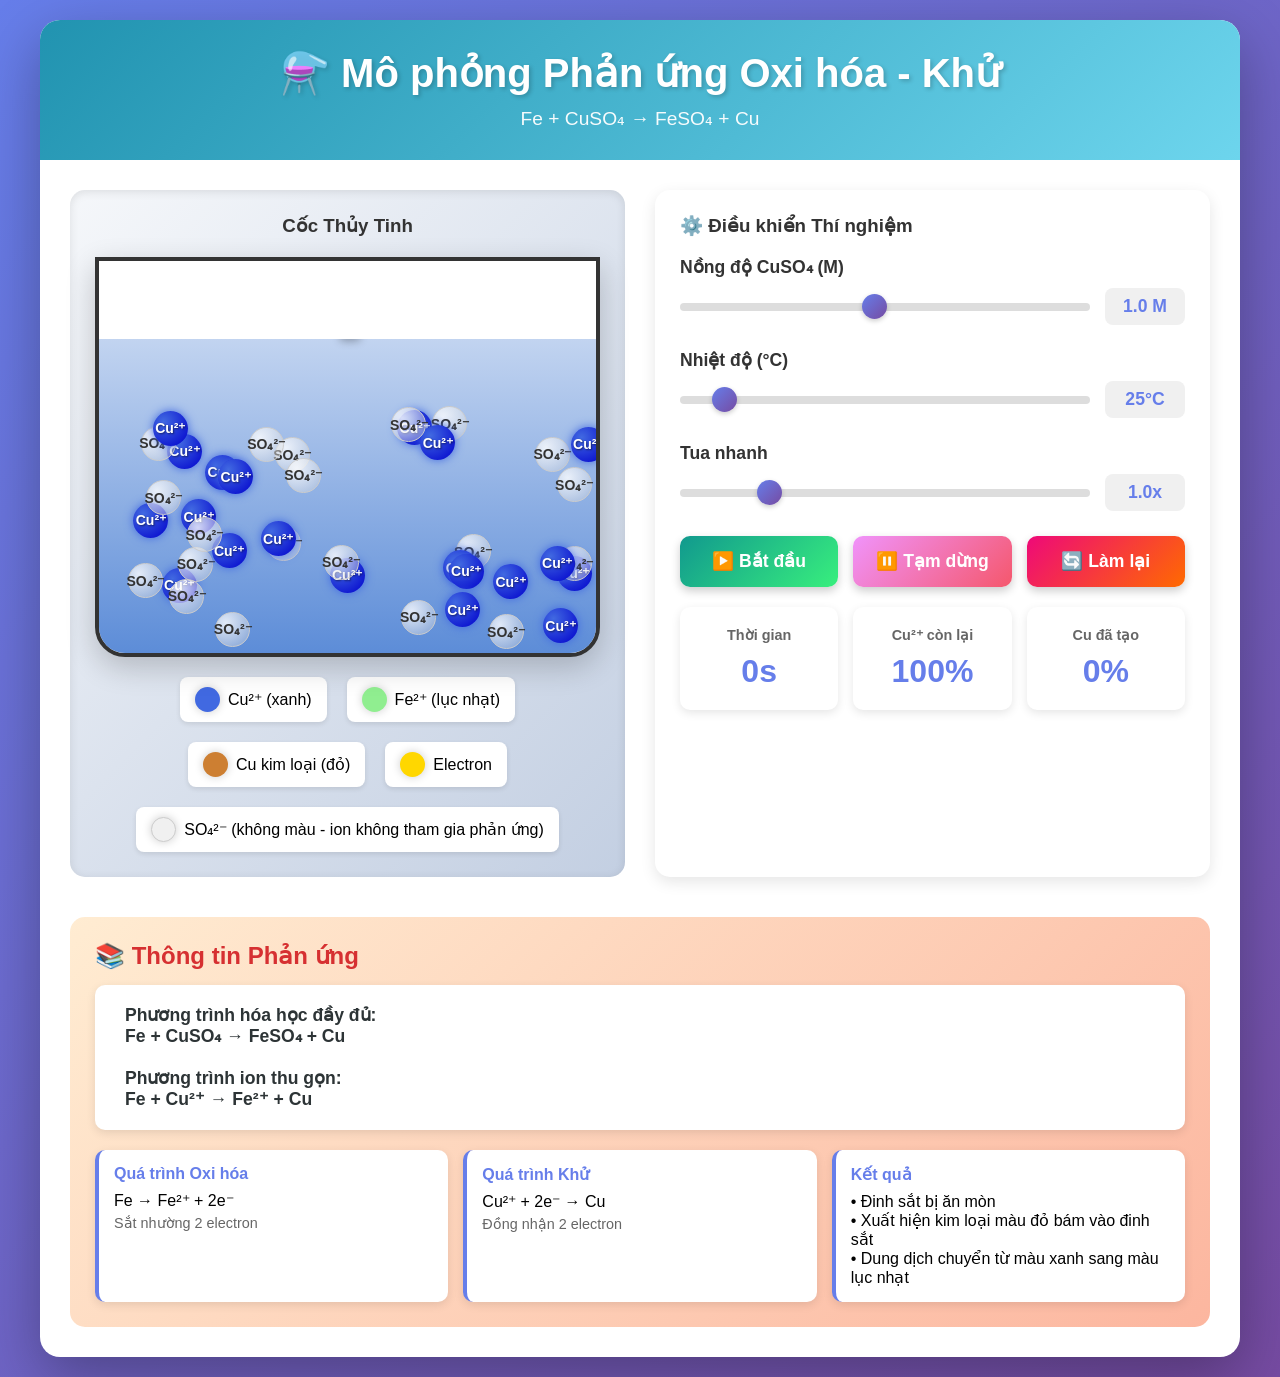
<file: page/test.html>
<!-- @format -->

<!DOCTYPE html>
<html lang="vi">
  <head>
    <meta charset="UTF-8" />
    <meta name="viewport" content="width=device-width, initial-scale=1.0" />
    <title>Mô phỏng Phản ứng Oxi hóa - Khử</title>
    <style>
      * {
        margin: 0;
        padding: 0;
        box-sizing: border-box;
      }

      body {
        font-family: "Segoe UI", Tahoma, Geneva, Verdana, sans-serif;
        background: linear-gradient(135deg, #667eea 0%, #764ba2 100%);
        min-height: 100vh;
        padding: 20px;
      }

      .container {
        max-width: 1200px;
        margin: 0 auto;
        background: white;
        border-radius: 20px;
        box-shadow: 0 20px 60px rgba(0, 0, 0, 0.3);
        overflow: hidden;
      }

      .header {
        background: linear-gradient(135deg, #2193b0 0%, #6dd5ed 100%);
        color: white;
        padding: 30px;
        text-align: center;
      }
      .header h1 {
        font-size: 2.5em;
        margin-bottom: 10px;
        text-shadow: 2px 2px 4px rgba(0, 0, 0, 0.2);
      }
      .header p {
        font-size: 1.2em;
        opacity: 0.95;
      }

      .main-content {
        display: grid;
        grid-template-columns: 1fr 1fr;
        gap: 30px;
        padding: 30px;
      }
      .simulation-area {
        background: linear-gradient(135deg, #f5f7fa 0%, #c3cfe2 100%);
        border-radius: 15px;
        padding: 25px;
        box-shadow: inset 0 2px 10px rgba(0, 0, 0, 0.1);
      }

      .beaker {
        position: relative;
        width: 100%;
        height: 400px;
        border: 4px solid #333;
        border-radius: 0 0 30px 30px;
        margin: 20px 0;
        overflow: hidden;
        box-shadow: 0 10px 30px rgba(0, 0, 0, 0.2);
        background: white;
      }

      .solution {
        position: absolute;
        bottom: 0;
        width: 100%;
        height: 80%;
        transition: background 0.5s ease;
        overflow: hidden;
      }

      .iron-nail {
        position: absolute;
        left: 50%;
        transform: translateX(-50%);
        width: 20px;
        height: 200px;
        background: linear-gradient(
          90deg,
          #b0b0b0 0%,
          #dcdcdc 50%,
          #b0b0b0 100%
        );
        border-radius: 10px 10px 3px 3px;
        top: -200px;
        z-index: 10;
        box-shadow: 2px 2px 8px rgba(0, 0, 0, 0.3);
        transition: top 1s ease-in, background 1s ease;
      }

      .iron-nail::before {
        content: "";
        position: absolute;
        top: 0;
        left: 50%;
        transform: translateX(-50%);
        width: 30px;
        height: 30px;
        background: #b0b0b0;
        border-radius: 50%;
      }

      .electron {
        position: absolute;
        width: 4px;
        height: 4px;
        background: #ffd700;
        border-radius: 50%;
        box-shadow: 0 0 15px #ffd700, 0 0 30px #ffd700;
        z-index: 15;
      }

      .ion {
        position: absolute;
        border-radius: 50%;
        font-size: 14px;
        font-weight: bold;
        color: white;
        display: flex;
        align-items: center;
        justify-content: center;
        text-shadow: 1px 1px 2px rgba(0, 0, 0, 0.5);
        transition: top 1s linear, left 1s linear;
      }

      @keyframes drift {
        0%,
        100% {
          transform: translate(0, 0);
        }
        50% {
          transform: translate(-5px, 5px);
        }
      }
      .drifting {
        animation: drift 4s infinite ease-in-out;
      }

      .cu-ion {
        width: 35px;
        height: 35px;
        background: radial-gradient(circle at 30% 30%, #4169e1, #0000cd);
        box-shadow: 0 0 10px #4169e1;
      }

      .fe-ion {
        width: 30px;
        height: 30px;
        background: radial-gradient(circle at 30% 30%, #90ee90, #228b22);
        box-shadow: 0 0 10px #90ee90;
      }

      .so4-ion {
        width: 35px;
        height: 35px;
        background: radial-gradient(
          circle at 30% 30%,
          rgba(255, 255, 255, 0.8),
          rgba(200, 200, 200, 0.3)
        );
        border: 1px solid #ccc;
        box-shadow: none;
        color: #333;
        text-shadow: none;
      }

      .cu-deposit {
        position: absolute;
        background: radial-gradient(circle at 30% 30%, #cd7f32, #8b4513);
        border-radius: 50%;
        z-index: 11;
        animation: deposit 0.5s ease-out forwards;
      }

      @keyframes deposit {
        from {
          opacity: 0;
          transform: scale(0);
        }
        to {
          opacity: 1;
          transform: scale(1);
        }
      }

      .controls {
        background: white;
        border-radius: 15px;
        padding: 25px;
        box-shadow: 0 5px 15px rgba(0, 0, 0, 0.1);
      }
      .control-group {
        margin-bottom: 25px;
      }
      .control-group label {
        display: block;
        font-weight: 600;
        margin-bottom: 10px;
        color: #333;
        font-size: 1.1em;
      }
      .slider-container {
        display: flex;
        align-items: center;
        gap: 15px;
      }
      input[type="range"] {
        flex: 1;
        height: 8px;
        border-radius: 5px;
        background: #ddd;
        outline: none;
        -webkit-appearance: none;
      }
      input[type="range"]::-webkit-slider-thumb {
        -webkit-appearance: none;
        appearance: none;
        width: 25px;
        height: 25px;
        border-radius: 50%;
        background: linear-gradient(135deg, #667eea 0%, #764ba2 100%);
        cursor: pointer;
        box-shadow: 0 2px 5px rgba(0, 0, 0, 0.2);
      }
      .value-display {
        min-width: 80px;
        text-align: center;
        font-weight: 600;
        font-size: 1.1em;
        color: #667eea;
        background: #f0f0f0;
        padding: 8px 15px;
        border-radius: 8px;
      }
      .button-group {
        display: flex;
        gap: 15px;
        margin-top: 20px;
      }
      button {
        flex: 1;
        padding: 15px;
        border: none;
        border-radius: 10px;
        font-size: 1.1em;
        font-weight: 600;
        cursor: pointer;
        transition: all 0.3s ease;
        box-shadow: 0 4px 10px rgba(0, 0, 0, 0.2);
      }
      .start-btn {
        background: linear-gradient(135deg, #11998e 0%, #38ef7d 100%);
        color: white;
      }
      .start-btn:hover {
        transform: translateY(-2px);
        box-shadow: 0 6px 15px rgba(0, 0, 0, 0.3);
      }
      .reset-btn {
        background: linear-gradient(135deg, #ee0979 0%, #ff6a00 100%);
        color: white;
      }
      .reset-btn:hover {
        transform: translateY(-2px);
        box-shadow: 0 6px 15px rgba(0, 0, 0, 0.3);
      }
      .pause-btn {
        background: linear-gradient(135deg, #f093fb 0%, #f5576c 100%);
        color: white;
      }
      .pause-btn:hover {
        transform: translateY(-2px);
        box-shadow: 0 6px 15px rgba(0, 0, 0, 0.3);
      }

      .info-panel {
        grid-column: 1 / -1;
        background: linear-gradient(135deg, #ffecd2 0%, #fcb69f 100%);
        border-radius: 15px;
        padding: 25px;
        margin-top: 10px;
      }
      .info-panel h3 {
        color: #d63031;
        margin-bottom: 15px;
        font-size: 1.5em;
      }
      .equation {
        background: white;
        padding: 20px;
        border-radius: 10px;
        margin: 15px 0;
        font-size: 1.1em;
        text-align: left;
        padding-left: 30px;
        font-weight: 600;
        color: #2d3436;
        box-shadow: 0 3px 10px rgba(0, 0, 0, 0.1);
      }
      .steps {
        display: grid;
        grid-template-columns: repeat(auto-fit, minmax(250px, 1fr));
        gap: 15px;
        margin-top: 20px;
      }
      .step {
        background: white;
        padding: 15px;
        border-radius: 10px;
        border-left: 4px solid #667eea;
        box-shadow: 0 3px 10px rgba(0, 0, 0, 0.1);
      }
      .step h4 {
        color: #667eea;
        margin-bottom: 8px;
      }
      .stats {
        display: grid;
        grid-template-columns: repeat(3, 1fr);
        gap: 15px;
        margin-top: 20px;
      }
      .stat-card {
        background: white;
        padding: 20px;
        border-radius: 10px;
        text-align: center;
        box-shadow: 0 3px 10px rgba(0, 0, 0, 0.1);
      }
      .stat-card h4 {
        color: #666;
        font-size: 0.9em;
        margin-bottom: 10px;
      }
      .stat-card .value {
        font-size: 2em;
        font-weight: bold;
        color: #667eea;
      }

      .legend {
        display: flex;
        gap: 20px;
        margin-top: 15px;
        flex-wrap: wrap;
        justify-content: center;
      }
      .legend-item {
        display: flex;
        align-items: center;
        gap: 8px;
        background: white;
        padding: 10px 15px;
        border-radius: 8px;
        box-shadow: 0 2px 5px rgba(0, 0, 0, 0.1);
      }
      .legend-color {
        width: 25px;
        height: 25px;
        border-radius: 50%;
        box-shadow: 0 0 10px rgba(0, 0, 0, 0.2);
      }

      @media (max-width: 768px) {
        .main-content {
          grid-template-columns: 1fr;
        }
        .stats {
          grid-template-columns: 1fr;
        }
      }
    </style>
  </head>
  <body>
    <div class="container">
      <div class="header">
        <h1>⚗️ Mô phỏng Phản ứng Oxi hóa - Khử</h1>
        <p>Fe + CuSO₄ → FeSO₄ + Cu</p>
      </div>

      <div class="main-content">
        <div class="simulation-area">
          <h3 style="text-align: center; color: #333; margin-bottom: 15px">
            Cốc Thủy Tinh
          </h3>
          <div class="beaker">
            <div class="solution" id="solution">
              <div class="iron-nail" id="ironNail"></div>
            </div>
          </div>
          <div class="legend">
            <div class="legend-item">
              <div class="legend-color" style="background: #4169e1"></div>
              <span>Cu²⁺ (xanh)</span>
            </div>
            <div class="legend-item">
              <div class="legend-color" style="background: #90ee90"></div>
              <span>Fe²⁺ (lục nhạt)</span>
            </div>
            <div class="legend-item">
              <div class="legend-color" style="background: #cd7f32"></div>
              <span>Cu kim loại (đỏ)</span>
            </div>
            <div class="legend-item">
              <div class="legend-color" style="background: #ffd700"></div>
              <span>Electron</span>
            </div>
            <div class="legend-item">
              <div
                class="legend-color"
                style="background: #f0f0f0; border: 1px solid #ccc"></div>
              <span>SO₄²⁻ (không màu - ion không tham gia phản ứng)</span>
            </div>
          </div>
        </div>

        <div class="controls">
          <h3 style="margin-bottom: 20px; color: #333">
            ⚙️ Điều khiển Thí nghiệm
          </h3>
          <div class="control-group">
            <label>Nồng độ CuSO₄ (M)</label>
            <div class="slider-container">
              <input
                type="range"
                id="concentration"
                min="0.1"
                max="2"
                step="0.1"
                value="1" />
              <span class="value-display" id="concValue">1.0 M</span>
            </div>
          </div>

          <div class="control-group">
            <label>Nhiệt độ (°C)</label>
            <div class="slider-container">
              <input
                type="range"
                id="temperature"
                min="20"
                max="80"
                step="5"
                value="25" />
              <span class="value-display" id="tempValue">25°C</span>
            </div>
          </div>

          <div class="control-group">
            <label>Tua nhanh</label>
            <div class="slider-container">
              <input
                type="range"
                id="speed"
                min="0.5"
                max="3"
                step="0.5"
                value="1" />
              <span class="value-display" id="speedValue">1.0x</span>
            </div>
          </div>

          <div class="button-group">
            <button class="start-btn" onclick="startReaction()">
              ▶️ Bắt đầu
            </button>
            <button class="pause-btn" onclick="pauseReaction()">
              ⏸️ Tạm dừng
            </button>
            <button class="reset-btn" onclick="resetReaction()">
              🔄 Làm lại
            </button>
          </div>

          <div class="stats">
            <div class="stat-card">
              <h4>Thời gian</h4>
              <div class="value" id="timeValue">0s</div>
            </div>
            <div class="stat-card">
              <h4>Cu²⁺ còn lại</h4>
              <div class="value" id="cuIons">100%</div>
            </div>
            <div class="stat-card">
              <h4>Cu đã tạo</h4>
              <div class="value" id="cuDeposit">0%</div>
            </div>
          </div>
        </div>

        <div class="info-panel">
          <h3>📚 Thông tin Phản ứng</h3>
          <div class="equation">
            <p>
              <strong>Phương trình hóa học đầy đủ:</strong><br />Fe + CuSO₄ →
              FeSO₄ + Cu
            </p>
            <br />
            <p>
              <strong>Phương trình ion thu gọn:</strong><br />Fe + Cu²⁺ → Fe²⁺ +
              Cu
            </p>
          </div>
          <div class="steps">
            <div class="step">
              <h4>Quá trình Oxi hóa</h4>
              <p>Fe → Fe²⁺ + 2e⁻</p>
              <p style="font-size: 0.9em; color: #666; margin-top: 5px">
                Sắt nhường 2 electron
              </p>
            </div>
            <div class="step">
              <h4>Quá trình Khử</h4>
              <p>Cu²⁺ + 2e⁻ → Cu</p>
              <p style="font-size: 0.9em; color: #666; margin-top: 5px">
                Đồng nhận 2 electron
              </p>
            </div>
            <div class="step">
              <h4>Kết quả</h4>
              <p>• Đinh sắt bị ăn mòn</p>
              <p>• Xuất hiện kim loại màu đỏ bám vào đinh sắt</p>
              <p>• Dung dịch chuyển từ màu xanh sang màu lục nhạt</p>
            </div>
          </div>
        </div>
      </div>
    </div>

    <script>
      let animationInterval;
      let isPaused = false;
      let elapsedTime = 0;
      let cuPercentage = 100;
      let cuDepositPercentage = 0;

      const solution = document.getElementById("solution");
      const ironNail = document.getElementById("ironNail");
      const concSlider = document.getElementById("concentration");
      const tempSlider = document.getElementById("temperature");
      const speedSlider = document.getElementById("speed");

      concSlider.oninput = function () {
        document.getElementById("concValue").textContent = this.value + " M";
        if (!animationInterval) resetReaction();
      };
      tempSlider.oninput = function () {
        document.getElementById("tempValue").textContent = this.value + "°C";
      };
      speedSlider.oninput = function () {
        document.getElementById("speedValue").textContent = this.value + "x";
      };

      function updateSolutionColor() {
        const conc = parseFloat(concSlider.value);
        const progress = cuPercentage / 100;
        // Màu xanh dương nhạt dần sang xanh lục nhạt
        const R_green = 144,
          G_green = 238,
          B_green = 144;
        const concFactor = (conc - 0.1) / (2.0 - 0.1);
        const R_blue = 70 - Math.floor(concFactor * 40);
        const G_blue = 130 - Math.floor(concFactor * 40);
        const B_blue = 180 + Math.floor(concFactor * 55);

        const R = Math.floor(R_green + (R_blue - R_green) * progress);
        const G = Math.floor(G_green + (G_blue - G_green) * progress);
        const B = Math.floor(B_green + (B_blue - B_green) * progress);

        solution.style.background = `linear-gradient(to bottom, 
            rgba(${R}, ${G}, ${B}, 0.3) 0%, 
            rgba(${R}, ${G}, ${B}, 0.8) 100%)`;

        const corrosion = 1 - progress;
        ironNail.style.background = `linear-gradient(90deg, 
            rgb(${176 - corrosion * 50}, ${176 - corrosion * 50}, ${
          176 - corrosion * 50
        }) 0%, 
            rgb(${220 - corrosion * 80}, ${220 - corrosion * 100}, ${
          220 - corrosion * 120
        }) 50%, 
            rgb(${176 - corrosion * 50}, ${176 - corrosion * 50}, ${
          176 - corrosion * 50
        }) 100%)`;
      }

      function createInitialIons() {
        document.querySelectorAll(".ion").forEach(e => e.remove());
        const conc = parseFloat(concSlider.value);
        const count = Math.floor(10 + conc * 10);
        for (let i = 0; i < count; i++) {
          createFloatingIon("cu");
          createFloatingIon("so4");
        }
      }

      function createFloatingIon(type) {
        const ion = document.createElement("div");
        ion.className = `ion ${type}-ion drifting`;
        if (type === "cu") ion.textContent = "Cu²⁺";
        if (type === "so4") ion.textContent = "SO₄²⁻";
        ion.style.left = Math.random() * 90 + 5 + "%";
        ion.style.top = Math.random() * 70 + 20 + "%";
        ion.style.animationDuration = 5 + Math.random() * 5 + "s";
        solution.appendChild(ion);
        return ion;
      }

      // --- LOGIC PHẢN ỨNG MỚI ---
      function triggerReactionEvent() {
        const speedMultiplier = parseFloat(speedSlider.value);
        // Base duration ~3s cho animation chậm rãi
        const baseDuration = 3000 / speedMultiplier;

        // 1. Xác định vị trí phản ứng trên bề mặt đinh
        const nailSurfaceTop = 15 + Math.random() * 60; // Vị trí dọc theo đinh

        // 2. TẠO CÁC HẠT: 1 Fe2+ và 2 Electron
        const feIon = document.createElement("div");
        feIon.className = "ion fe-ion";
        feIon.textContent = "Fe²⁺";
        feIon.style.left = "50%"; // Xuất phát từ giữa đinh
        feIon.style.top = nailSurfaceTop + "%";
        solution.appendChild(feIon);

        // Tạo 2 electron riêng biệt
        const e1 = createElectron(nailSurfaceTop, -4); // Lệch trái 4px
        const e2 = createElectron(nailSurfaceTop, 4); // Lệch phải 4px

        // 3. ANIMATION FE2+ (Mô phỏng khuếch tán)
        setTimeout(() => {
          // Bước 1: Fe2+ tách ra khỏi mạng tinh thể, nhưng còn ở GẦN đinh (Lớp khuyếch tán Nernst)
          // Di chuyển ngẫu nhiên trái hoặc phải một chút xíu
          const direction = Math.random() > 0.5 ? 1 : -1;
          const initialDistance = 10 + Math.random() * 5; // Chỉ bay ra khoảng 10-15%

          feIon.style.transition = `all ${baseDuration / 1000}s ease-out`;
          feIon.style.left = 50 + direction * initialDistance + "%";
          feIon.style.top = nailSurfaceTop + (Math.random() - 0.5) * 5 + "%"; // Dao động dọc nhẹ

          // Bước 2: Sau khi tách ra, Fe2+ từ từ khuếch tán ra toàn bộ dung dịch
          // Sử dụng setTimeout để nối tiếp chuyển động
          setTimeout(() => {
            feIon.style.transition = `all ${(baseDuration * 4) / 1000}s linear`; // Trôi rất chậm (x4 thời gian)
            // Đích đến là một vị trí ngẫu nhiên xa tít trong cốc
            feIon.style.left = Math.random() * 90 + 5 + "%";
            feIon.style.top = Math.random() * 80 + 10 + "%";
            feIon.classList.add("drifting"); // Thêm hiệu ứng lắc lư
          }, baseDuration);
        }, 100);

        // 4. ANIMATION CU2+ (Hút vào Electron)
        setTimeout(() => {
          const availableCuIons = document.querySelectorAll(
            ".cu-ion:not(.reacting)"
          );

          if (availableCuIons.length > 0) {
            // Lấy 1 Cu2+ bất kỳ
            const targetCu =
              availableCuIons[
                Math.floor(Math.random() * availableCuIons.length)
              ];
            targetCu.classList.add("reacting");
            targetCu.classList.remove("drifting");

            // Cu2+ lao vào vị trí của cặp Electron (giữa 2 e)
            targetCu.style.transition = `all ${
              baseDuration / 1000
            }s ease-in-out`;
            targetCu.style.left = 50 + "%";
            targetCu.style.top = nailSurfaceTop + "%";

            // 5. KẾT THÚC: Trao đổi electron hoàn tất
            setTimeout(() => {
              // Xóa ion Cu (đã nhận e)
              targetCu.remove();
              // Xóa 2 electron (đã bị Cu lấy)
              e1.remove();
              e2.remove();

              // Tạo đúng 1 nguyên tử Cu bám vào đinh
              createCuDeposit(nailSurfaceTop);
            }, baseDuration);
          } else {
            // Nếu không có Cu2+ (gần hết phản ứng), xóa e và Fe đi để dọn rác
            e1.remove();
            e2.remove();
            feIon.style.opacity = 0;
            setTimeout(() => feIon.remove(), 1000);
          }
        }, baseDuration * 0.5); // Chờ Fe đi được nửa đường ngắn thì Cu mới bắt đầu lao vào
      }

      // Hàm phụ trợ tạo electron
      function createElectron(topPos, xOffset) {
        const e = document.createElement("div");
        e.className = "electron";
        // Tính toán vị trí chính xác (giữa màn hình + độ lệch)
        e.style.left = `calc(50% + ${xOffset}px)`;
        e.style.top = topPos + "%";

        // Hiệu ứng xuất hiện
        e.style.transform = "scale(0)";
        e.style.transition = "transform 0.3s ease-out";
        setTimeout(() => {
          e.style.transform = "scale(1)";
        }, 50);

        solution.appendChild(e);
        return e;
      }

      function createCuDeposit(topPos) {
        const deposit = document.createElement("div");
        deposit.className = "cu-deposit";
        const size = 14;
        deposit.style.width = size + "px";
        deposit.style.height = size + "px";

        // Random nhẹ vị trí bám để trông tự nhiên nhưng vẫn dính vào đinh
        deposit.style.left = 48 + (Math.random() - 0.5) * 4 + "%";
        deposit.style.top = topPos + "%";

        solution.appendChild(deposit);
      }

      function startReaction() {
        if (animationInterval || cuPercentage <= 0) return;
        isPaused = false;
        document.querySelector(".pause-btn").textContent = "⏸️ Tạm dừng";
        ironNail.style.top = "15%";

        setTimeout(() => {
          animationInterval = setInterval(() => {
            if (isPaused) return;

            const speed = parseFloat(speedSlider.value);
            const temp = parseFloat(tempSlider.value);
            const conc = parseFloat(concSlider.value);
            const reactionRate = speed * (1 + (temp - 25) / 100) * conc;

            elapsedTime += 0.1;
            document.getElementById("timeValue").textContent =
              elapsedTime.toFixed(1) + "s";

            if (cuPercentage > 0) {
              const slowFactor = 0.2;
              cuPercentage -= 0.5 * reactionRate * slowFactor;
              cuDepositPercentage += 0.5 * reactionRate * slowFactor;

              if (cuPercentage < 0) cuPercentage = 0;
              if (cuDepositPercentage > 100) cuDepositPercentage = 100;

              document.getElementById("cuIons").textContent =
                cuPercentage.toFixed(1) + "%";
              document.getElementById("cuDeposit").textContent =
                cuDepositPercentage.toFixed(1) + "%";

              updateSolutionColor();

              if (Math.random() < 0.08 * reactionRate) {
                triggerReactionEvent();
              }
            } else {
              clearInterval(animationInterval);
              animationInterval = null;
              alert("Phản ứng hoàn tất!");
            }
          }, 100);
        }, 1000);
      }

      function pauseReaction() {
        isPaused = !isPaused;
        document.querySelector(".pause-btn").textContent = isPaused
          ? "▶️ Tiếp tục"
          : "⏸️ Tạm dừng";
      }

      function resetReaction() {
        if (animationInterval) {
          clearInterval(animationInterval);
          animationInterval = null;
        }
        isPaused = false;
        elapsedTime = 0;
        cuPercentage = 100;
        cuDepositPercentage = 0;
        document.getElementById("timeValue").textContent = "0s";
        document.getElementById("cuIons").textContent = "100%";
        document.getElementById("cuDeposit").textContent = "0%";
        document.querySelector(".pause-btn").textContent = "⏸️ Tạm dừng";

        solution
          .querySelectorAll(".electron, .ion, .cu-deposit")
          .forEach(el => el.remove());
        updateSolutionColor();
        ironNail.style.top = "-200px";
        createInitialIons();
      }

      updateSolutionColor();
      createInitialIons();
    </script>
  </body>
</html>
</file>
